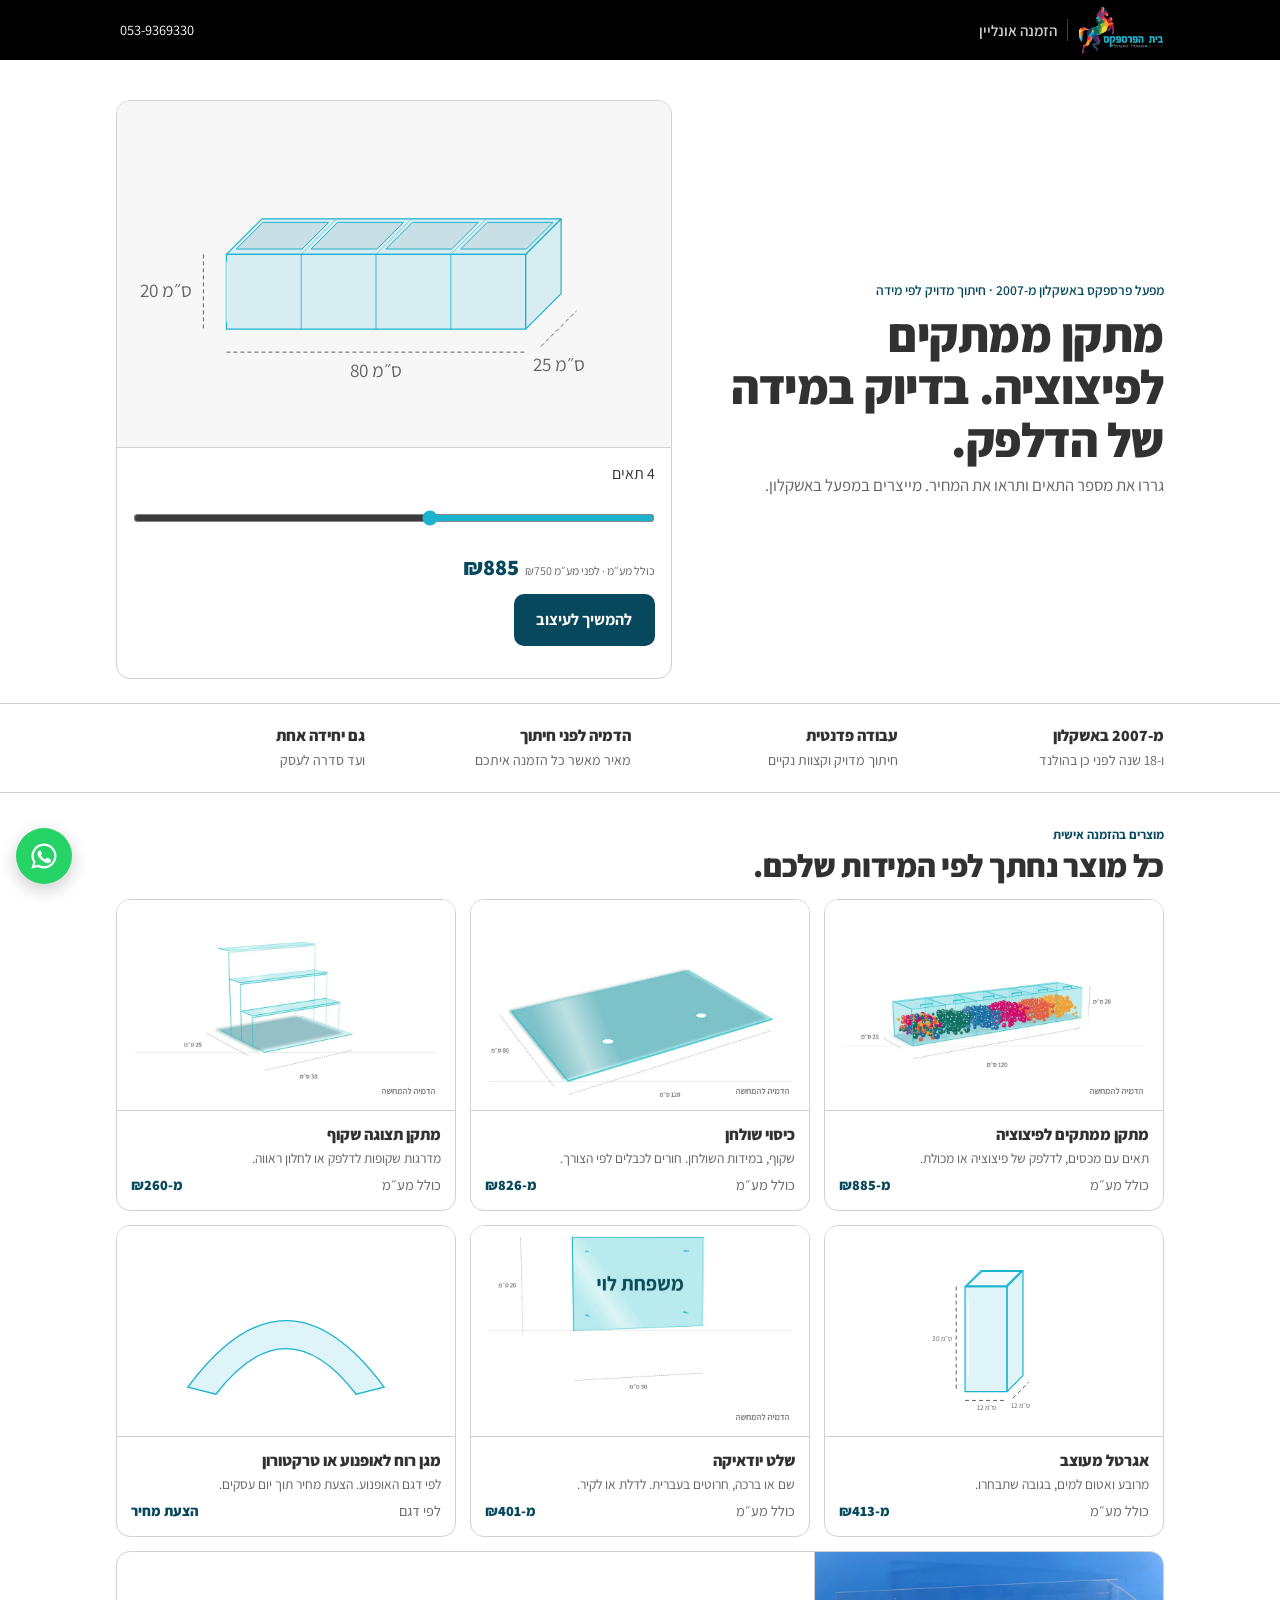
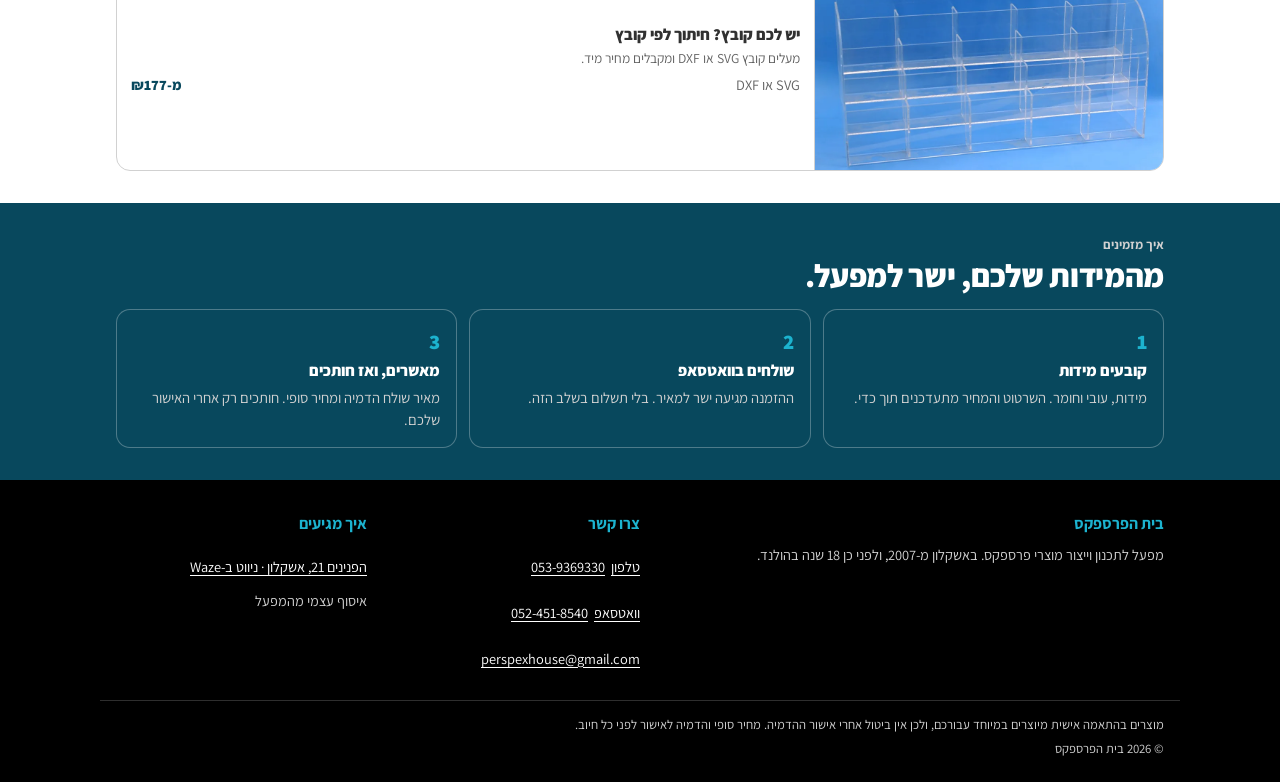
<file: site/index.html>
<!doctype html>
<html lang="he" dir="rtl">
<head>
<meta charset="utf-8">
<meta name="viewport" content="width=device-width, initial-scale=1, viewport-fit=cover">
<title>בית הפרספקס · הזמנה אונליין</title>
<meta name="description" content="בוחרים מידות, רואים את המוצר, מקבלים מחיר. מתקני ממתקים, כיסויי שולחן, מתקני תצוגה, שלטים וחיתוך לפי קובץ. מפעל באשקלון מ‑2007.">
<link rel="preconnect" href="https://fonts.googleapis.com">
<link rel="preconnect" href="https://fonts.gstatic.com" crossorigin>
<link href="https://fonts.googleapis.com/css2?family=Assistant:wght@400;600;700;800&display=swap" rel="stylesheet">
<link rel="stylesheet" href="style.css">
<link rel="stylesheet" href="motion.css">
<link rel="icon" type="image/png" sizes="32x32" href="assets/favicon-32.png">
<link rel="apple-touch-icon" href="assets/apple-touch-icon.png">
</head>
<body>
<a class="skip" href="#main">דילוג לתוכן</a>
<div class="bar"><div class="wrap">
  <a class="logo" href="index.html"><img id="logo" alt="בית הפרספקס"><span id="brand-sub"></span></a>
  <a class="phone num" id="phone" href="#"></a>
</div></div>
<a class="fab" id="fab" target="_blank" rel="noopener" aria-label="וואטסאפ עם בית הפרספקס"><svg viewBox="0 0 24 24"><path d="M12 2a10 10 0 0 0-8.6 15.1L2 22l5-1.3A10 10 0 1 0 12 2zm0 18.2a8.2 8.2 0 0 1-4.2-1.2l-.3-.2-3 .8.8-2.9-.2-.3A8.2 8.2 0 1 1 12 20.2zm4.5-6.1c-.2-.1-1.5-.7-1.7-.8s-.4-.1-.6.1-.6.8-.8 1-.3.2-.5.1a6.7 6.7 0 0 1-3.3-2.9c-.3-.4.3-.4.7-1.3.1-.2 0-.3 0-.4l-.8-1.8c-.2-.5-.4-.4-.6-.4h-.5a1 1 0 0 0-.7.3 3 3 0 0 0-.9 2.2 5.2 5.2 0 0 0 1.1 2.8 12 12 0 0 0 4.6 4 5.3 5.3 0 0 0 3.2.7 2.7 2.7 0 0 0 1.8-1.3 2.2 2.2 0 0 0 .2-1.3c-.1-.1-.3-.2-.5-.3z"/></svg></a>

<main id="main">
<header class="hero"><div class="wrap">
  <div class="kicker">מפעל פרספקס באשקלון מ‑2007 · חיתוך מדויק לפי מידה</div>
  <h1 class="display" id="h1"></h1>
  <p id="h1sub"></p>
  <div class="live" id="live">
    <svg id="hero-svg" xmlns="http://www.w3.org/2000/svg" role="img" aria-label="הדמיה חיה של המוצר"></svg>
    <div class="ctl" id="hero-ctl"></div>
  </div>
</div></header>

<!-- trust right under the hero (it was the least visible thing on the page). Facts from perspexhouse.co.il -->
<section class="trust-band"><div class="wrap">
  <ul class="trust" id="trust">
    <li><b>מ‑2007 באשקלון</b><span>ו‑18 שנה לפני כן בהולנד</span></li>
    <li><b>עבודה פדנטית</b><span>חיתוך מדויק וקצוות נקיים</span></li>
    <li><b>הדמיה לפני חיתוך</b><span>מאיר מאשר כל הזמנה איתכם</span></li>
    <li><b>גם יחידה אחת</b><span>ועד סדרה לעסק</span></li>
  </ul>
</div></section>

<section id="products"><div class="wrap">
  <div class="eyebrow">מוצרים בהזמנה אישית</div>
  <h2 class="display">כל מוצר נחתך לפי המידות שלכם.</h2>
  <div class="cards" id="cards"></div>
</div></section>

<section class="steps-band"><div class="wrap">
  <div class="eyebrow">איך מזמינים</div>
  <h2 class="display">מהמידות שלכם, ישר למפעל.</h2>
  <div class="steps">
    <div class="step"><div class="n">1</div><h3>קובעים מידות</h3><p>מידות, עובי וחומר. השרטוט והמחיר מתעדכנים תוך כדי.</p></div>
    <div class="step"><div class="n">2</div><h3>שולחים בוואטסאפ</h3><p>ההזמנה מגיעה ישר למאיר. בלי תשלום בשלב הזה.</p></div>
    <div class="step"><div class="n">3</div><h3>מאשרים, ואז חותכים</h3><p>מאיר שולח הדמיה ומחיר סופי. חותכים רק אחרי האישור שלכם.</p></div>
  </div>
</div></section>

</main>
<footer class="foot" id="foot"></footer>

<script src="../calc/rates.js"></script>
<script src="../calc/pricing.js"></script>
<script src="config.js"></script>
<script src="track.js"></script>
<script src="preview.js"></script>
<script src="motion.js"></script>
<script src="footer.js"></script>
<script>
var ils = function (n) { return "₪" + n.toLocaleString("he-IL"); };
document.getElementById("logo").src = SITE.logo; document.getElementById("brand-sub").textContent = SITE.sub;
document.getElementById("phone").textContent = SITE.phone; document.getElementById("phone").href = "tel:" + SITE.phone.replace(/-/g, "");
document.getElementById("fab").href = "https://wa.me/" + SITE.whatsapp;
document.title = SITE.brand + " · " + SITE.sub;
if (SITE.trust.lead_time) document.getElementById("trust").insertAdjacentHTML("beforeend", "<li><b>אספקה " + SITE.trust.lead_time + "</b><span>מרגע האישור</span></li>");

// --- hero: one live control on the hero product (SITE.hero). Copy: docs/copy-HE.md ---
var HERO = {
  candy_dispenser: { h1: "מתקן ממתקים לפיצוציה. בדיוק במידה של הדלפק.", sub: "גררו את מספר התאים ותראו את המחיר. מייצרים במפעל באשקלון.", k: "cells", l: "תאים", min: 1, max: 8 },
  judaica_sign: { h1: "השם שלכם, חרוט בפרספקס.", sub: "כתבו שם ותראו אותו על השלט, עם מחיר.", k: "text" },
  table_cover: { h1: "כיסוי שקוף למידות השולחן.", sub: "אורך, רוחב, חורים לכבלים. המחיר מהמידות.", k: "w", l: "אורך", min: 20, max: 300 },
  display_stand: { h1: "מתקן תצוגה במידות שלכם.", sub: "כמה מדרגות? המחיר מתעדכן.", k: "tiers", l: "מדרגות", min: 1, max: 5 },
  vase: { h1: "אגרטל פרספקס במידות שלכם.", sub: "גובה ורוחב, והמחיר מתעדכן.", k: "h", l: "גובה", min: 10, max: 80 }
};
var hid = HERO[SITE.hero] ? SITE.hero : "candy_dispenser", H = HERO[hid], hp = Pricing.PRODUCTS[hid], hsvg = document.getElementById("hero-svg");
document.getElementById("h1").textContent = H.h1; document.getElementById("h1sub").textContent = H.sub;
var ctl = document.getElementById("hero-ctl");
ctl.innerHTML = (H.k === "text"
  ? '<input type="text" id="hero-in" maxlength="40" placeholder="כתבו שם" aria-label="הטקסט על השלט" style="font:inherit;font-size:1.1rem;color:var(--fg);background:var(--bg);border:1px solid var(--line);border-radius:10px;padding:.6em .8em">'
  : '<div class="row"><label for="hero-in"><output id="hero-out" class="num"></output> ' + H.l + '</label></div><input type="range" id="hero-in" min="' + H.min + '" max="' + H.max + '" step="1" value="' + hp.defaults[H.k] + '">')
  + '<div class="row"><span class="price num" id="hero-price" aria-live="polite" aria-atomic="true"></span></div><a class="btn" id="hero-go">להמשיך לעיצוב</a><p class="hint" id="hero-hint"></p>';
var hin = document.getElementById("hero-in"), first = true;
function heroUpdate() {
  var v = Object.assign({}, hp.defaults); v[H.k] = H.k === "text" ? hin.value : +hin.value;
  var o = document.getElementById("hero-out"); if (o) { o.textContent = hin.value; hin.setAttribute("aria-valuetext", hin.value + " " + H.l); }
  var info = Preview.render(hsvg, hid, v); if (info.engrave_ratio != null) v.engrave_ratio = info.engrave_ratio;
  if (first) { Motion.build(hsvg); first = false; }
  var q = Pricing.quote(hid, v);
  document.getElementById("hero-price").innerHTML = ils(q.price_inc_vat) + "<small>כולל מע״מ" + (q.vat_inc ? "" : " · לפני מע״מ " + ils(q.price_ex_vat)) + "</small>";
  document.getElementById("hero-hint").textContent = info.ok ? "" : info.msg;
  document.getElementById("hero-go").href = "design.html?p=" + hid;
}
hin.addEventListener("input", heroUpdate);
document.getElementById("hero-go").addEventListener("click", function () { track("cta_click", { product: hid, where: "hero" }); });

// --- product cards, each with its own default preview and starting price (inc VAT) ---
var ORDER = ["candy_dispenser", "table_cover", "display_stand", "vase", "judaica_sign", "windshield"];
// Studio loops (8 s, 16:10, white, "הדמיה להמחשה" burned in; lotan-motion-studio SYNC.md 3.11). The rest stay drawings.
var LOOPS = { candy_dispenser: 1, table_cover: 1, display_stand: 1, judaica_sign: 1 };
// One line per card (docs/copy-HE.md). REAL = approved "in reality" photos (SITE.real); a card without a loop shows its photo.
var DESC = {
  candy_dispenser: "תאים עם מכסים, לדלפק של פיצוציה או מכולת.",
  table_cover: "שקוף, במידות השולחן. חורים לכבלים לפי הצורך.",
  display_stand: "מדרגות שקופות לדלפק או לחלון ראווה.",
  vase: "מרובע ואטום למים, בגובה שתבחרו.",
  judaica_sign: "שם או ברכה, חרוטים בעברית. לדלת או לקיר.",
  windshield: "לפי דגם האופנוע. הצעת מחיר תוך יום עסקים.",
  cutfile: "מעלים קובץ SVG או DXF ומקבלים מחיר מיד."
};
var REAL = SITE.real || {};
// "From" price = what the designer shows for a typical order. Judaica: the same sample name as the designer's placeholder,
// so the card never says more than a real sign costs (formula unchanged, only the input; Yakir 5.11).
function fromQuote(id) {
  if (id !== "judaica_sign") return Pricing.quote(id);
  var probe = document.createElementNS("http://www.w3.org/2000/svg", "svg");
  var v = Object.assign({}, Pricing.PRODUCTS[id].defaults, { text: "משפחת כהן" }), info = Preview.render(probe, id, v);
  if (info.engrave_ratio != null) v.engrave_ratio = info.engrave_ratio;
  return Pricing.quote(id, v);
}
var cards = document.getElementById("cards");
cards.innerHTML = ORDER.map(function (id) {
  var p = Pricing.PRODUCTS[id], meta;
  if (p.quote_only) meta = "<span>לפי דגם</span><b>הצעת מחיר</b>";
  else { var q = fromQuote(id); meta = "<span>כולל מע״מ</span><b class='num'>מ‑" + ils(q.price_inc_vat) + "</b>"; }
  var media = LOOPS[id]
    ? '<video muted loop playsinline preload="none" poster="media/poster-' + id + '.jpg" aria-hidden="true"><source src="media/loop-' + id + '.mp4" type="video/mp4"></video>'
    : REAL[id] ? '<img class="real-card" data-real src="' + REAL[id].card + '" alt="' + REAL[id].alt + '" loading="lazy">'
    : '<svg xmlns="http://www.w3.org/2000/svg" aria-hidden="true" focusable="false"></svg>';
  return '<a class="card' + (id === hid ? " hero-card" : "") + '" href="design.html?p=' + id + '" data-id="' + id + '">' + media + '<div class="body"><h3>' + p.name + '</h3><p class="desc">' + DESC[id] + '</p><div class="meta">' + meta + "</div></div></a>";
}).join("");
var fileMin = Math.round(Pricing.RATES.channel.file.min_price_ex * (1 + Pricing.RATES.vat));
cards.insertAdjacentHTML("beforeend", '<a class="card" href="cut.html" data-id="cutfile">' + (REAL.cutfile ? '<img class="real-card" data-real src="' + REAL.cutfile.card + '" alt="' + REAL.cutfile.alt + '" loading="lazy">' : '<svg xmlns="http://www.w3.org/2000/svg" viewBox="0 0 400 300" aria-hidden="true" focusable="false"><rect x="70" y="50" width="260" height="200" rx="6" fill="rgba(28,179,207,.06)" stroke="#d1d1d1" stroke-width="2" stroke-dasharray="8 6"/><polygon points="120,100 280,100 280,200 200,200 200,150 120,150" fill="rgba(28,179,207,.14)" stroke="#1cb3cf" stroke-width="2"/><circle cx="250" cy="130" r="12" fill="#fff" stroke="#1cb3cf" stroke-width="2"/></svg>') + '<div class="body"><h3>יש לכם קובץ? חיתוך לפי קובץ</h3><p class="desc">' + DESC.cutfile + '</p><div class="meta"><span>SVG או DXF</span><b class="num">מ‑' + ils(fileMin) + '</b></div></div></a>');
ORDER.forEach(function (id) {
  var c = cards.querySelector('[data-id="' + id + '"]'), p = Pricing.PRODUCTS[id];
  if (LOOPS[id] || REAL[id]) { /* video or photo card: nothing to draw */ }
  else if (!p.quote_only) Preview.render(c.querySelector("svg"), id, Object.assign({}, p.defaults));
  else c.querySelector("svg").outerHTML = '<svg xmlns="http://www.w3.org/2000/svg" viewBox="0 0 400 300" aria-hidden="true" focusable="false"><path d="M60 230 Q200 40 340 230 L300 240 Q200 110 100 240 Z" fill="rgba(28,179,207,.14)" stroke="#1cb3cf" stroke-width="2"/></svg>';
  c.addEventListener("click", function () { track("cta_click", { product: id, where: "card" }); });
});
cards.querySelector('[data-id="cutfile"]').addEventListener("click", function () { track("cta_click", { product: "cutfile", where: "card" }); });
// Loops play only while their card is on screen (a phone never pulls all four at once); reduced motion keeps the poster.
(function () {
  var vids = [].slice.call(cards.querySelectorAll("video"));
  if (!vids.length || !("IntersectionObserver" in window)) return;
  if (window.matchMedia && matchMedia("(prefers-reduced-motion: reduce)").matches) return;
  // The loop opens on an empty frame (the build starts from nothing); the poster is the full product at 6.5 s.
  // The first play starts at the poster frame, so the card never jumps from a full product to a blank one.
  var POSTER_T = 6.5;
  function first(v) {
    if (v.dataset.started) return; v.dataset.started = "1";
    try { v.currentTime = POSTER_T; } catch (e) {}
    v.addEventListener("loadedmetadata", function () { if (v.currentTime < POSTER_T - 0.5) v.currentTime = POSTER_T; }, { once: true }); // Safari ignores a seek before metadata
  }
  var io = new IntersectionObserver(function (es) {
    es.forEach(function (e) {
      if (e.isIntersecting) { first(e.target); var pr = e.target.play(); if (pr && pr.catch) pr.catch(function () {}); } // iOS Low Power Mode refuses: poster stays
      else e.target.pause();
    });
  }, { threshold: 0.35 });
  vids.forEach(function (v) { io.observe(v); });
})();
track("page_view");
document.fonts ? document.fonts.ready.then(heroUpdate) : heroUpdate();
heroUpdate();
</script>
</body>
</html>
</file>
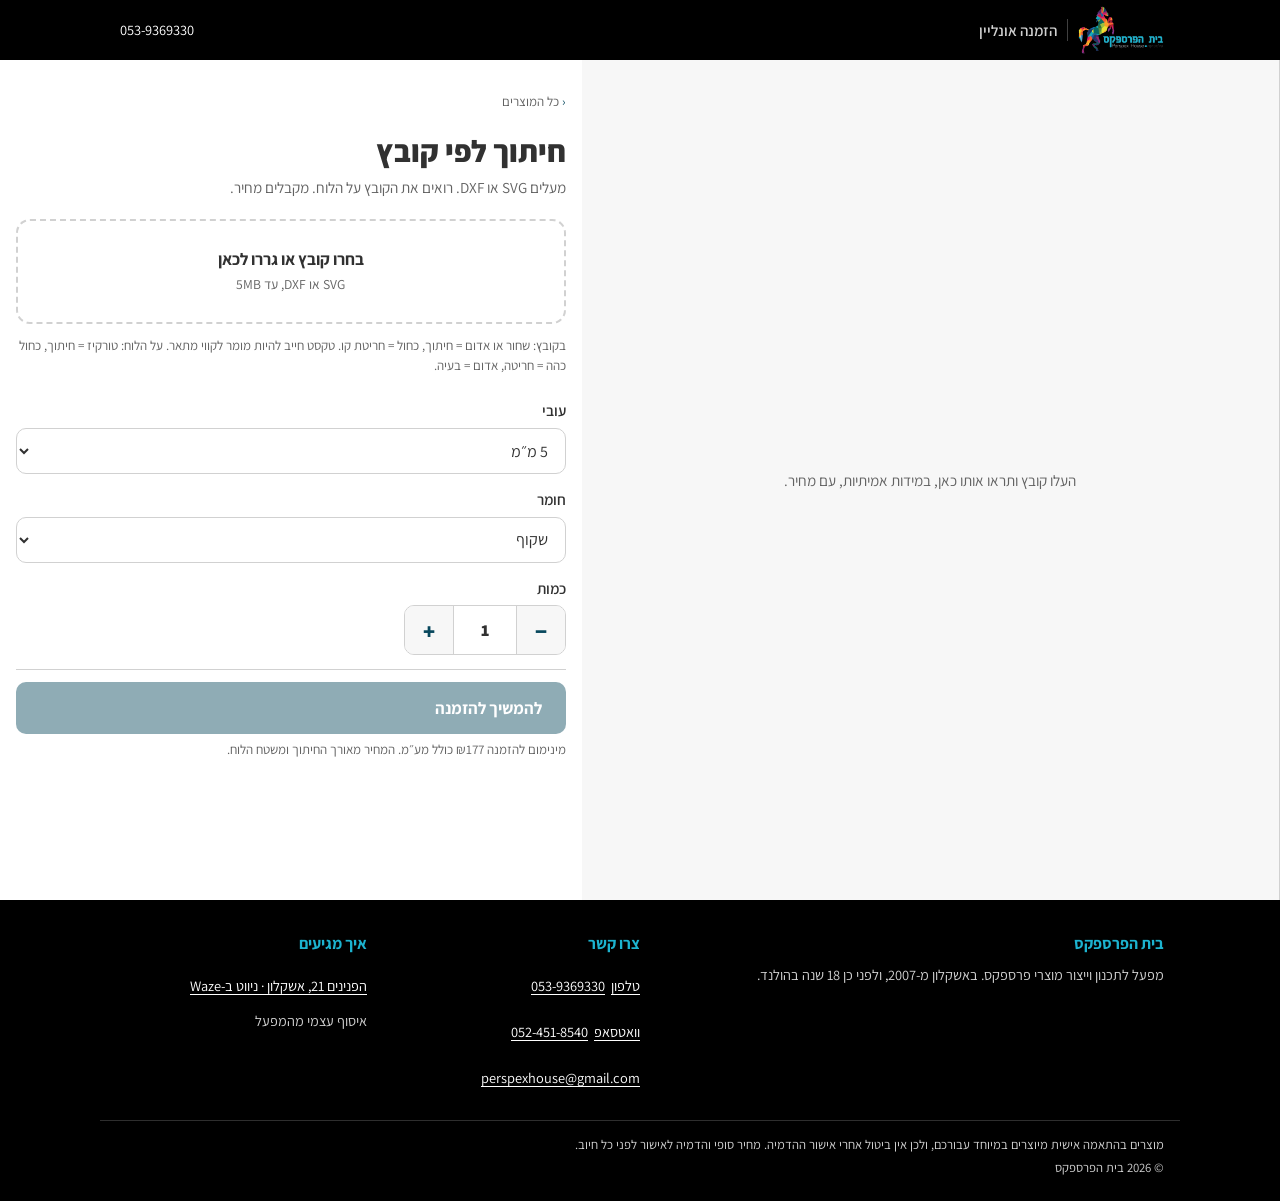
<file: site/cut.html>
<!doctype html>
<html lang="he" dir="rtl">
<head>
<meta charset="utf-8">
<meta name="viewport" content="width=device-width, initial-scale=1, viewport-fit=cover">
<title>חיתוך לפי קובץ</title>
<link rel="preconnect" href="https://fonts.googleapis.com">
<link rel="preconnect" href="https://fonts.gstatic.com" crossorigin>
<link href="https://fonts.googleapis.com/css2?family=Assistant:wght@400;600;700;800&display=swap" rel="stylesheet">
<link rel="stylesheet" href="style.css">
<link rel="stylesheet" href="motion.css">
<link rel="icon" type="image/png" sizes="32x32" href="assets/favicon-32.png">
<link rel="apple-touch-icon" href="assets/apple-touch-icon.png">
<style>
.drop{display:block;margin-block:12px;border:2px dashed var(--line);border-radius:var(--r);padding:26px 16px;text-align:center;background:var(--bg);cursor:pointer;transition:border-color .3s var(--ease)}
.drop:hover,.drop.over{border-color:var(--accent)}
.drop input{display:none}
.drop b{display:block;font-size:1.05rem}
.drop span{font-size:.85rem;color:var(--muted)}
.report{font-size:.88rem;margin-block:10px;display:grid;gap:6px}
.report .e{color:var(--accent)} .report .w{color:var(--accent)} .report .m{color:var(--muted)}
.stage .empty{position:absolute;inset:0;display:grid;place-items:center;color:var(--muted);font-size:.95rem;text-align:center;padding:16px 24px}
</style>
</head>
<body class="has-cta">
<a class="skip" href="#main">דילוג לתוכן</a>
<div class="bar"><div class="wrap">
  <a class="logo" href="index.html"><img id="logo" alt="בית הפרספקס"><span id="brand-sub"></span></a>
  <a class="phone num" id="phone" href="#"></a>
</div></div>
<a class="fab" id="fab" target="_blank" rel="noopener" aria-label="וואטסאפ עם בית הפרספקס"><svg viewBox="0 0 24 24"><path d="M12 2a10 10 0 0 0-8.6 15.1L2 22l5-1.3A10 10 0 1 0 12 2zm0 18.2a8.2 8.2 0 0 1-4.2-1.2l-.3-.2-3 .8.8-2.9-.2-.3A8.2 8.2 0 1 1 12 20.2zm4.5-6.1c-.2-.1-1.5-.7-1.7-.8s-.4-.1-.6.1-.6.8-.8 1-.3.2-.5.1a6.7 6.7 0 0 1-3.3-2.9c-.3-.4.3-.4.7-1.3.1-.2 0-.3 0-.4l-.8-1.8c-.2-.5-.4-.4-.6-.4h-.5a1 1 0 0 0-.7.3 3 3 0 0 0-.9 2.2 5.2 5.2 0 0 0 1.1 2.8 12 12 0 0 0 4.6 4 5.3 5.3 0 0 0 3.2.7 2.7 2.7 0 0 0 1.8-1.3 2.2 2.2 0 0 0 .2-1.3c-.1-.1-.3-.2-.5-.3z"/></svg></a>

<main class="designer" id="main">
  <header class="dhead">
    <a class="crumb" href="index.html#products">כל המוצרים</a>
    <h1>חיתוך לפי קובץ</h1>
    <p class="sub">מעלים SVG או DXF. רואים את הקובץ על הלוח. מקבלים מחיר.</p>
  </header>
  <div class="stage is-empty" id="stagebox">
    <svg id="stage" role="img" aria-label="הקווים מהקובץ שלכם על לוח החיתוך" xmlns="http://www.w3.org/2000/svg"></svg>
    <div class="empty" id="empty">העלו קובץ ותראו אותו כאן, במידות אמיתיות, עם מחיר.</div>
    <div class="note" id="note"></div>
  </div>

  <div class="fields">
    <label class="drop" id="drop"><input type="file" id="file" accept=".svg,.dxf,image/svg+xml">
      <b>בחרו קובץ או גררו לכאן</b><span>SVG או DXF, עד 5MB</span></label>
    <p class="hint">בקובץ: שחור או אדום = חיתוך, כחול = חריטת קו. טקסט חייב להיות מומר לקווי מתאר. על הלוח: טורקיז = חיתוך, כחול כהה = חריטה, אדום = בעיה.</p>
    <div class="report" id="report"></div>

    <form id="form" autocomplete="off">
      <div class="field" id="units-field" style="display:none"><label for="f-units"><span>יחידות בקובץ</span></label>
        <select id="f-units" name="units"><option value="mm">מילימטרים</option><option value="cm">סנטימטרים</option><option value="in">אינץ׳</option><option value="px">פיקסלים (Illustrator, 96 לאינץ׳)</option></select>
        <p class="hint">הקובץ לא מציין יחידות. בחרו, ובדקו שהמידות למטה נכונות.</p></div>
      <div class="field"><label for="f-t"><span>עובי</span></label>
        <select id="f-t" name="t"><option value="3">3 מ״מ</option><option value="4">4 מ״מ</option><option value="5" selected>5 מ״מ</option><option value="8">8 מ״מ</option><option value="10">10 מ״מ</option></select></div>
      <div class="field"><label for="f-material"><span>חומר</span></label>
        <select id="f-material" name="material"><option value="clear">שקוף</option><option value="smoked">מעושן</option><option value="frosted">חלבי</option><option value="colored">צבעוני</option></select></div>
      <div class="field"><label for="f-qty"><span>כמות</span></label>
        <div class="qty"><button type="button" data-d="-1" aria-label="פחות">−</button><input type="number" id="f-qty" name="qty" min="1" max="50" step="1" value="1" inputmode="numeric" class="num"><button type="button" data-d="1" aria-label="עוד">+</button></div></div>
    </form>

    <div class="sticky-cta">
      <button class="btn" id="cta" type="button" disabled><span>להמשיך להזמנה</span><span class="price num" id="cta-price"></span></button>
      <p class="hint" id="cta-hint" aria-live="polite" aria-atomic="true">מינימום להזמנה ₪177 כולל מע״מ. המחיר מאורך החיתוך ומשטח הלוח.</p>
      <span class="sr" id="price-live" aria-live="polite" aria-atomic="true"></span>
    </div>
  </div>
</main>
<footer class="foot" id="foot"></footer>

<div class="sheet" id="sheet" role="dialog" aria-modal="true" aria-labelledby="o-title">
  <form class="panel" onsubmit="Order.submit(event)">
    <h2 id="o-title"></h2>
    <div class="field"><label for="o-delivery">משלוח</label>
      <select id="o-delivery" name="delivery"><option value="delivery">משלוח עד הבית</option><option value="pickup">איסוף עצמי מהמפעל, אשקלון</option></select></div>
    <div class="lines" id="o-lines"></div>
    <p class="hint" id="o-est">מאיר בודק את הקובץ ומאשר מחיר סופי תוך יום עסקים. חיוב רק אחרי האישור שלכם.</p>
    <div class="field"><label for="o-name">שם</label><input id="o-name" name="cname" type="text" required></div>
    <div class="field"><label for="o-phone">טלפון</label><input id="o-phone" name="phone" type="tel" inputmode="tel" class="num" required pattern="0[2-9][0-9]{7,8}" title="מספר ישראלי, 9 או 10 ספרות"></div>
    <div class="field"><label for="o-city">עיר</label><input id="o-city" name="city" type="text" required></div>
    <label class="check"><input type="checkbox" name="confirm" required><span>הקובץ סופי והטקסט מומר לקווי מתאר. מאיר בודק את הקובץ לפני החיתוך. את הקובץ עצמו מצרפים בוואטסאפ.</span></label>
    <p class="hint">מוצר בהתאמה אישית מיוצר במיוחד עבורכם. אין ביטול אחרי אישור ההדמיה.</p>
    <div class="actions">
      <button class="btn" type="submit">שליחת ההזמנה בוואטסאפ</button>
      <button class="btn ghost" type="button" onclick="Order.close()">חזרה</button>
    </div>
    <p class="hint" id="o-copy-hint" style="display:none">הוואטסאפ עוד לא מחובר. העתיקו את ההודעה ושלחו לנו:</p>
    <pre class="msgbox" id="o-copy"></pre>
  </form>
  <div class="panel done" id="o-done" hidden>
    <h2>ההזמנה <span class="num" id="o-done-id"></span> נפתחה בוואטסאפ</h2>
    <p>לחצו שם "שלח" וצרפו את הקובץ. מאיר בודק אותו ומאשר מחיר סופי תוך יום עסקים. חיוב רק אחרי האישור שלכם.</p>
    <div class="actions">
      <a class="btn" id="o-done-wa" target="_blank" rel="noopener">לפתוח את הוואטסאפ שוב</a>
      <button class="btn ghost" type="button" id="o-done-copy">העתקת ההודעה</button>
      <a class="btn ghost" href="index.html">לדף הבית</a>
    </div>
    <pre class="msgbox" id="o-done-msg"></pre>
  </div>
</div>

<script src="../calc/rates.js"></script>
<script src="../calc/pricing.js"></script>
<script src="../calc/cutfile.js"></script>
<script src="config.js"></script>
<script src="track.js"></script>
<script src="motion.js"></script>
<script src="order.js"></script>
<script src="footer.js"></script>
<script>
var ils = function (n) { return "₪" + n.toLocaleString("he-IL"); };
document.getElementById("logo").src = SITE.logo; document.getElementById("brand-sub").textContent = SITE.sub;
document.getElementById("phone").textContent = SITE.phone; document.getElementById("phone").href = "tel:" + SITE.phone.replace(/-/g, "");
document.getElementById("fab").href = "https://wa.me/" + SITE.whatsapp;
document.title = "חיתוך לפי קובץ · " + SITE.brand + " · " + SITE.sub;

var svg = document.getElementById("stage"), report = document.getElementById("report"), form = document.getElementById("form");
var cta = document.getElementById("cta"), ctaPrice = document.getElementById("cta-price"), ctaHint = document.getElementById("cta-hint");
var fileText = null, fileName = "", parsed = null, current = null, previewDone = false, unitsField = document.getElementById("units-field"), fresh = false;
form.addEventListener("click", function (ev) { // +/- on quantity
  var b = ev.target.closest("button[data-d]"); if (!b) return;
  var n = b.parentNode.querySelector("input"), v = Math.min(+n.max, Math.max(+n.min, (+n.value || 1) + +b.dataset.d));
  n.value = v; n.dispatchEvent(new Event("input", { bubbles: true }));
});

function draw(res) {
  while (svg.firstChild) svg.removeChild(svg.firstChild);
  document.getElementById("empty").style.display = res.paths.length ? "none" : "";
  document.getElementById("stagebox").classList.toggle("is-empty", !res.paths.length);
  if (!res.paths.length) return;
  var w = res.bbox_cm.w * 10, h = res.bbox_cm.h * 10, pad = Math.max(w, h) * 0.08 + 10, ox = res.origin[0], oy = res.origin[1];
  svg.setAttribute("viewBox", (ox - pad) + " " + (oy - pad) + " " + (w + 2 * pad) + " " + (h + 2 * pad));
  var NS = "http://www.w3.org/2000/svg";
  var sheet = document.createElementNS(NS, "rect");
  sheet.setAttribute("x", ox); sheet.setAttribute("y", oy); sheet.setAttribute("width", w); sheet.setAttribute("height", h);
  sheet.setAttribute("fill", "rgba(28,179,207,0.06)"); sheet.setAttribute("stroke", "#d1d1d1"); sheet.setAttribute("stroke-dasharray", "4 3"); sheet.setAttribute("vector-effect", "non-scaling-stroke");
  svg.appendChild(sheet);
  res.paths.forEach(function (p) {
    var el = document.createElementNS(NS, p.closed ? "polygon" : "polyline");
    el.setAttribute("points", p.pts.map(function (q) { return q[0] + "," + q[1]; }).join(" "));
    el.setAttribute("fill", "none"); el.setAttribute("stroke", p.dup || (!p.closed && !p.engrave) ? "#f26554" : p.engrave ? "#08485d" : "#1cb3cf"); el.setAttribute("class", "cut"); // red = duplicate or open path
    el.setAttribute("stroke-width", 1.5); el.setAttribute("vector-effect", "non-scaling-stroke");
    svg.appendChild(el);
  });
  var t = document.createElementNS(NS, "text"); t.setAttribute("x", ox + w / 2); t.setAttribute("y", oy + h + pad * 0.7);
  t.setAttribute("class", "dim"); t.setAttribute("text-anchor", "middle"); t.setAttribute("font-size", (Math.max(w, h) + 2 * pad) * 0.035); // ~3.5% of the view: readable on a phone, not huge at 1440
  t.textContent = res.bbox_cm.w + " × " + res.bbox_cm.h + " ס״מ"; svg.appendChild(t);
  if (fresh) { Motion.build(svg); fresh = false; } // build once per file, not on every quantity tick
}

function load(file) {
  if (!file) return;
  if (file.size > 5 * 1024 * 1024) { report.innerHTML = '<div class="e">✗ ' + file.name + ': הקובץ גדול מ‑5MB</div>'; return; }
  report.innerHTML = '<div class="m">קוראים את ' + file.name + '…</div>'; // visible loading state beside the drop zone (audit X2)
  var r = new FileReader();
  r.onload = function () { fileText = r.result; fileName = file.name; fresh = true; unitsField.style.display = "none"; track("file_upload", { name: file.name, size: file.size }); update(); };
  r.onerror = function () { report.innerHTML = '<div class="e">✗ לא הצלחנו לקרוא את ' + file.name + '. נסו לשמור שוב ולהעלות</div>'; };
  r.readAsText(file);
}
function update() {
  if (fileText == null) return;
  var unitsShown = unitsField.style.display !== "none";
  parsed = CutFile.parse(fileText, fileName, unitsShown ? document.getElementById("f-units").value : null);
  if (parsed.units === "unknown") unitsField.style.display = ""; // file has no units: ask once, keep asking for this file
  draw(parsed);
  var h = parsed.errors.map(function (e) { return '<div class="e">✗ ' + e + "</div>"; })
    .concat(parsed.warnings.map(function (w) { return '<div class="w">! ' + w + "</div>"; }));
  if (parsed.paths.length) h.push('<div class="m">' + fileName + " · חיתוך " + (parsed.cut_m * 100).toFixed(0) + " ס״מ" + (parsed.engrave_m ? " · חריטת קו " + (parsed.engrave_m * 100).toFixed(0) + " ס״מ" : "") + " · " + parsed.parts + " חלקים · " + parsed.bbox_cm.w + "×" + parsed.bbox_cm.h + " ס״מ</div>");
  report.innerHTML = h.join("");
  var note = document.getElementById("note"); note.textContent = parsed.ok ? "הקווים מהקובץ, במידות אמיתיות" : (parsed.errors[0] ? "✗ " + parsed.errors[0] : "");
  note.style.color = parsed.ok ? "" : "#f26554"; note.style.fontWeight = parsed.ok ? "" : "700"; // red error beside the preview, not only below the fold
  if (!parsed.ok) { cta.disabled = true; ctaPrice.textContent = ""; return; }
  var qty = Math.max(1, +form.elements.qty.value || 1);
  var q;
  try { q = Pricing.quoteFile(parsed, { t: +form.elements.t.value, material: form.elements.material.value }); }
  catch (e) { cta.disabled = true; ctaHint.textContent = "לא ניתן לתמחר: " + e.message; return; }
  q.inputs = { "קובץ": fileName, "מידות": parsed.bbox_cm.w + "×" + parsed.bbox_cm.h + " ס״מ", "חיתוך": parsed.cut_m + " מ׳", "חלקים": parsed.parts, "עובי": q.inputs.t + " מ״מ", "חומר": form.elements.material.selectedOptions[0].text };
  current = { q: q, qty: qty };
  ctaPrice.textContent = ils(q.price_inc_vat * qty);
  document.getElementById("price-live").textContent = "מחיר " + ils(q.price_inc_vat * qty) + " כולל מע״מ";
  ctaHint.innerHTML = "כולל מע״מ · לפני מע״מ " + ils(q.price_ex_vat * qty) + (qty > 1 ? " · " + qty + " יחידות" : "") + (q.price_ex_vat === Pricing.RATES.channel.file.min_price_ex ? " · מינימום הזמנה" : "") + (q.estimate ? ' <span class="tag">משוער</span>' : "");
  cta.disabled = false;
  if (!previewDone) { previewDone = true; track("preview_complete", { product: "cutfile" }); }
}
document.getElementById("file").addEventListener("change", function (e) { load(e.target.files[0]); });
var drop = document.getElementById("drop");
["dragenter", "dragover"].forEach(function (ev) { drop.addEventListener(ev, function (e) { e.preventDefault(); drop.classList.add("over"); }); });
["dragleave", "drop"].forEach(function (ev) { drop.addEventListener(ev, function (e) { e.preventDefault(); drop.classList.remove("over"); }); });
drop.addEventListener("drop", function (e) { load(e.dataTransfer.files[0]); });
form.addEventListener("input", update);
cta.addEventListener("click", function () { Order.open(current.q, current.qty, svg.outerHTML); });
track("page_view"); track("designer_open", { product: "cutfile" });
</script>
</body>
</html>
</file>
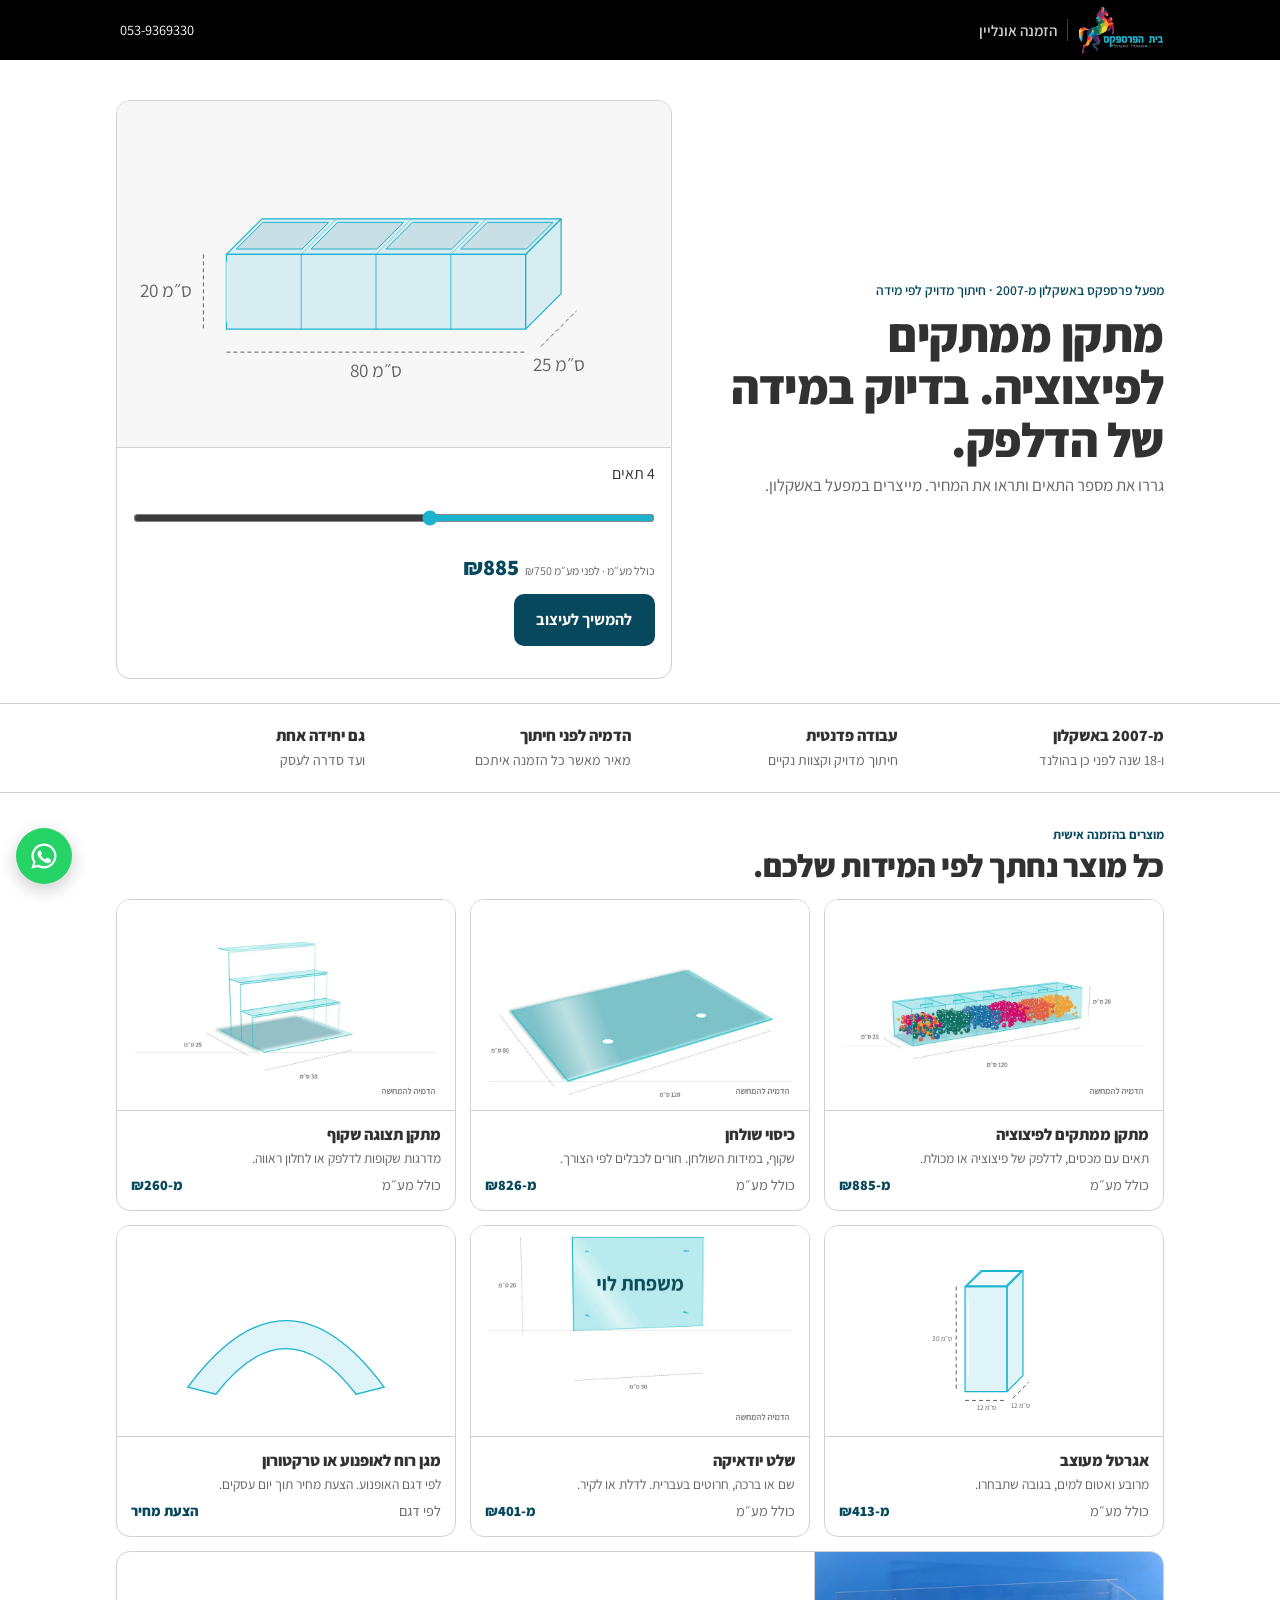
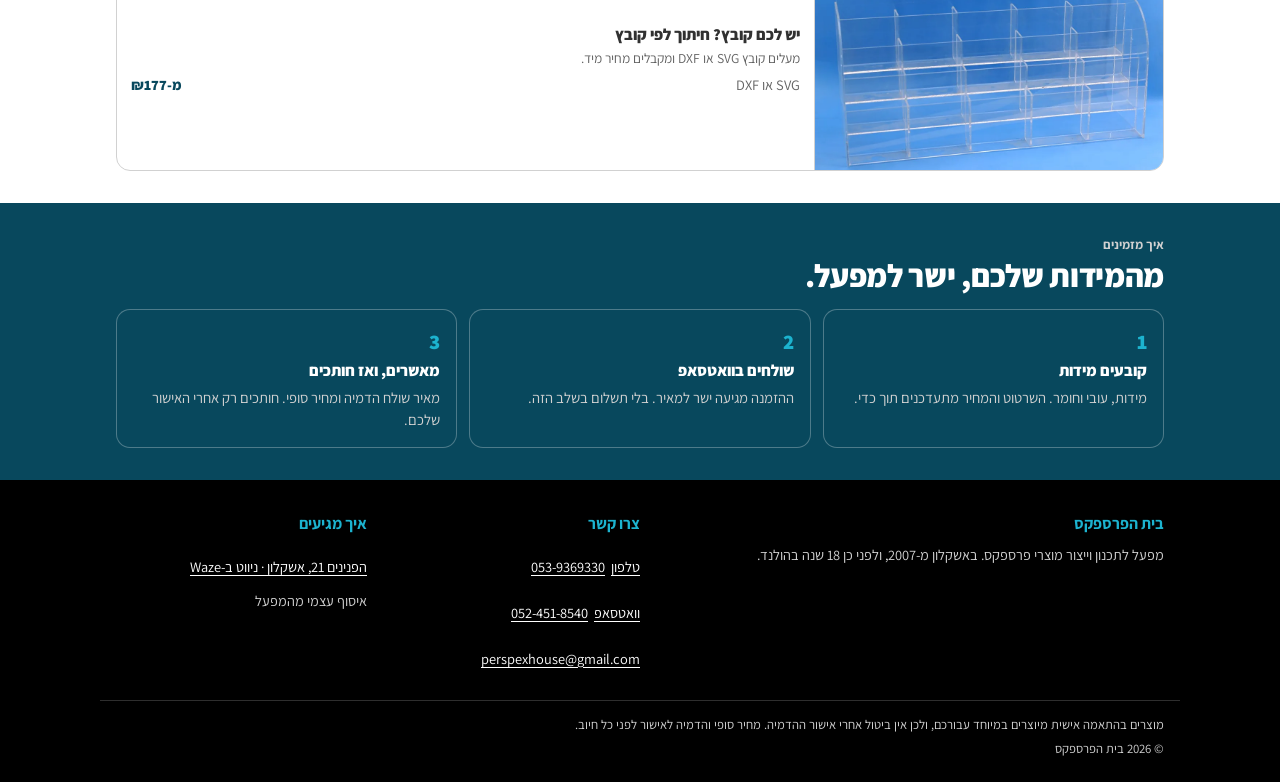
<file: site/design.html>
<!doctype html>
<html lang="he" dir="rtl">
<head>
<meta charset="utf-8">
<meta name="viewport" content="width=device-width, initial-scale=1, viewport-fit=cover">
<title>עיצוב בהתאמה אישית</title>
<link rel="preconnect" href="https://fonts.googleapis.com">
<link rel="preconnect" href="https://fonts.gstatic.com" crossorigin>
<link href="https://fonts.googleapis.com/css2?family=Assistant:wght@400;600;700;800&display=swap" rel="stylesheet">
<link rel="stylesheet" href="style.css">
<link rel="stylesheet" href="motion.css">
<link rel="icon" type="image/png" sizes="32x32" href="assets/favicon-32.png">
<link rel="apple-touch-icon" href="assets/apple-touch-icon.png">
</head>
<body class="has-cta">
<a class="skip" href="#main">דילוג לתוכן</a>
<div class="bar"><div class="wrap">
  <a class="logo" href="index.html"><img id="logo" alt="בית הפרספקס"><span id="brand-sub"></span></a>
  <a class="phone num" id="phone" href="#"></a>
</div></div>
<a class="fab" id="fab" target="_blank" rel="noopener" aria-label="וואטסאפ עם בית הפרספקס"><svg viewBox="0 0 24 24"><path d="M12 2a10 10 0 0 0-8.6 15.1L2 22l5-1.3A10 10 0 1 0 12 2zm0 18.2a8.2 8.2 0 0 1-4.2-1.2l-.3-.2-3 .8.8-2.9-.2-.3A8.2 8.2 0 1 1 12 20.2zm4.5-6.1c-.2-.1-1.5-.7-1.7-.8s-.4-.1-.6.1-.6.8-.8 1-.3.2-.5.1a6.7 6.7 0 0 1-3.3-2.9c-.3-.4.3-.4.7-1.3.1-.2 0-.3 0-.4l-.8-1.8c-.2-.5-.4-.4-.6-.4h-.5a1 1 0 0 0-.7.3 3 3 0 0 0-.9 2.2 5.2 5.2 0 0 0 1.1 2.8 12 12 0 0 0 4.6 4 5.3 5.3 0 0 0 3.2.7 2.7 2.7 0 0 0 1.8-1.3 2.2 2.2 0 0 0 .2-1.3c-.1-.1-.3-.2-.5-.3z"/></svg></a>

<main class="designer" id="main">
  <header class="dhead">
    <a class="crumb" href="index.html#products">כל המוצרים</a>
    <h1 id="title"></h1>
    <p class="sub" id="sub">כל שינוי מעדכן את ההדמיה ואת המחיר.</p>
  </header>
  <div class="stage">
    <svg id="stage" role="img" aria-label="הדמיה של המוצר במידות שבחרתם" xmlns="http://www.w3.org/2000/svg"></svg>
    <div class="note" id="note">הדמיה להמחשה, במידות אמיתיות</div>
  </div>

  <div class="fields">
    <form id="form" autocomplete="off"></form>

    <div class="sticky-cta">
      <button class="btn pulse" id="cta" type="button" disabled>
        <span id="cta-label">להמשיך להזמנה</span><span class="price num" id="cta-price"></span>
      </button>
      <p class="hint" id="cta-hint" aria-live="polite" aria-atomic="true"></p>
      <span class="sr" id="price-live" aria-live="polite" aria-atomic="true"></span>
    </div>
  </div>
</main>
<footer class="foot" id="foot"></footer>

<!-- order sheet -->
<div class="sheet" id="sheet" role="dialog" aria-modal="true" aria-labelledby="o-title">
  <form class="panel" onsubmit="Order.submit(event)">
    <h2 id="o-title"></h2>
    <div class="field"><label for="o-delivery">משלוח</label>
      <select id="o-delivery" name="delivery"><option value="delivery">משלוח עד הבית</option><option value="pickup">איסוף עצמי מהמפעל, אשקלון</option></select></div>
    <div class="lines" id="o-lines"></div>
    <p class="hint" id="o-est">מאיר מאשר מחיר סופי ושולח הדמיה לאישור לפני החיתוך. חיוב רק אחרי האישור שלכם.</p>
    <div class="field"><label for="o-name">שם</label><input id="o-name" name="cname" type="text" required></div>
    <div class="field"><label for="o-phone">טלפון</label><input id="o-phone" name="phone" type="tel" inputmode="tel" class="num" required pattern="0[2-9][0-9]{7,8}" title="מספר ישראלי, 9 או 10 ספרות"></div>
    <div class="field"><label for="o-city">עיר</label><input id="o-city" name="city" type="text" required></div>
    <label class="check"><input type="checkbox" name="confirm" required><span>בדקתי את המידות ואת האיות. לפני החיתוך אקבל הדמיה לאישור.</span></label>
    <p class="hint">מוצר בהתאמה אישית מיוצר במיוחד עבורכם. אין ביטול אחרי אישור ההדמיה.</p>
    <div class="actions">
      <button class="btn" type="submit" id="o-submit">שליחת ההזמנה בוואטסאפ</button>
      <button class="btn ghost" type="button" onclick="Order.close()">חזרה לעיצוב</button>
    </div>
    <p class="hint" id="o-copy-hint" style="display:none">הוואטסאפ עוד לא מחובר. העתיקו את ההודעה ושלחו לנו:</p>
    <pre class="msgbox" id="o-copy"></pre>
  </form>
  <div class="panel done" id="o-done" hidden>
    <h2>ההזמנה <span class="num" id="o-done-id"></span> נפתחה בוואטסאפ</h2>
    <p>לחצו שם "שלח". מאיר מאשר מחיר סופי ושולח הדמיה לאישור לפני החיתוך. חיוב רק אחרי האישור שלכם.</p>
    <div class="actions">
      <a class="btn" id="o-done-wa" target="_blank" rel="noopener">לפתוח את הוואטסאפ שוב</a>
      <button class="btn ghost" type="button" id="o-done-copy">העתקת ההודעה</button>
      <a class="btn ghost" href="index.html">לדף הבית</a>
    </div>
    <pre class="msgbox" id="o-done-msg"></pre>
  </div>
</div>

<script src="../calc/rates.js"></script>
<script src="../calc/pricing.js"></script>
<script src="config.js"></script>
<script src="track.js"></script>
<script src="preview.js"></script>
<script src="motion.js"></script>
<script src="order.js"></script>
<script src="footer.js"></script>
<script>
// Field definitions per product. Bounds mirror calc/pricing.js; the engine still rejects anything outside them.
var MAT = [["clear", "שקוף"], ["smoked", "מעושן"], ["frosted", "חלבי"], ["colored", "צבעוני"]];
var T = function (list) { return list.map(function (t) { return [t, t + " מ״מ"]; }); };
var FIELDS = {
  candy_dispenser: { sub: "כמה תאים ובאיזה מידות. ההדמיה והמחיר מתעדכנים.", f: [
    { k: "cells", l: "תאים", type: "range", min: 1, max: 8, step: 1 },
    { k: "w", l: "רוחב תא", type: "range", min: 10, max: 40, step: 1, unit: "ס״מ" },
    { k: "d", l: "עומק", type: "range", min: 15, max: 40, step: 1, unit: "ס״מ" },
    { k: "h", l: "גובה", type: "range", min: 10, max: 40, step: 1, unit: "ס״מ" },
    { k: "t", l: "עובי", type: "select", o: T([3, 4, 5]) },
    { k: "material", l: "חומר", type: "select", o: MAT },
    { k: "qty", l: "כמות", type: "qty", min: 1, max: 50 }] },
  table_cover: { sub: "כיסוי שקוף למידות השולחן שלכם, עם חורים לכבלים אם צריך.", f: [
    { k: "w", l: "אורך", type: "range", min: 20, max: 300, step: 1, unit: "ס״מ" },
    { k: "d", l: "רוחב", type: "range", min: 20, max: 200, step: 1, unit: "ס״מ" },
    { k: "t", l: "עובי", type: "select", o: T([3, 5, 8, 10]) },
    { k: "holes", l: "חורים לכבלים", type: "range", min: 0, max: 6, step: 1 },
    { k: "hole_d", l: "קוטר חור", type: "range", min: 3, max: 10, step: 1, unit: "ס״מ" },
    { k: "material", l: "חומר", type: "select", o: MAT },
    { k: "qty", l: "כמות", type: "qty", min: 1, max: 20 }] },
  display_stand: { sub: "מתקן מדרגות לדלפק או לחלון. כמה מדרגות ובאיזה מידות.", f: [
    { k: "w", l: "רוחב", type: "range", min: 10, max: 100, step: 1, unit: "ס״מ" },
    { k: "d", l: "עומק", type: "range", min: 10, max: 60, step: 1, unit: "ס״מ" },
    { k: "tiers", l: "מדרגות", type: "range", min: 1, max: 5, step: 1 },
    { k: "t", l: "עובי", type: "select", o: T([3, 5, 8]) },
    { k: "material", l: "חומר", type: "select", o: MAT },
    { k: "qty", l: "כמות", type: "qty", min: 1, max: 100 }] },
  vase: { sub: "אגרטל מרובע, תפרים אטומים למים.", f: [
    { k: "w", l: "רוחב", type: "range", min: 6, max: 40, step: 1, unit: "ס״מ" },
    { k: "h", l: "גובה", type: "range", min: 10, max: 80, step: 1, unit: "ס״מ" },
    { k: "t", l: "עובי", type: "select", o: T([5, 8]) },
    { k: "material", l: "חומר", type: "select", o: MAT },
    { k: "qty", l: "כמות", type: "qty", min: 1, max: 20 }] },
  judaica_sign: { sub: "שם, ברכה או פסוק, חרוטים בעברית. כתבו ותראו את זה על השלט. החריטה באותו פונט שאתם רואים בהדמיה.", f: [
    { k: "text", l: "הטקסט", type: "textarea", ph: "למשל: משפחת כהן" },
    { k: "w", l: "רוחב", type: "range", min: 10, max: 120, step: 1, unit: "ס״מ" },
    { k: "h", l: "גובה", type: "range", min: 10, max: 90, step: 1, unit: "ס״מ" },
    { k: "t", l: "עובי", type: "select", o: T([3, 5, 8, 10]) },
    { k: "standoffs", l: "תלייה", type: "select", o: [[4, "4 מחזיקי קיר"], [0, "בלי מחזיקים"]] },
    { k: "material", l: "חומר", type: "select", o: MAT },
    { k: "qty", l: "כמות", type: "qty", min: 1, max: 20 }] },
  windshield: { sub: "מגן רוח לאופנוע או לטרקטורון מיוצר לפי דגם, ולכן המחיר בהצעה אישית תוך יום עסקים.", quote: true, f: [
    { k: "model", l: "דגם ושנה", type: "text", ph: "למשל: Honda PCX 2022" },
    { k: "height", l: "גובה", type: "select", o: [["standard", "רגיל"], ["tall", "גבוה"], ["short", "קצר (ספורט)"]] },
    { k: "cname", l: "שם", type: "text" },
    { k: "phone", l: "טלפון", type: "tel" }] }
};

var id = new URLSearchParams(location.search).get("p"), P = Pricing.PRODUCTS[id];
if (!P) { location.replace("index.html"); throw new Error("unknown product"); }
var SAVE_KEY = "plx_design_" + id, saved = {};
try { saved = JSON.parse(localStorage.getItem(SAVE_KEY) || "{}"); } catch (e) {} // a refresh keeps what was designed (audit X3)
var F = FIELDS[id], defaults = Object.assign({ qty: 1 }, P.defaults || {}, saved), svg = document.getElementById("stage"), form = document.getElementById("form");
var ils = function (n) { return "₪" + n.toLocaleString("he-IL"); };
document.getElementById("logo").src = SITE.logo; document.getElementById("brand-sub").textContent = SITE.sub;
document.getElementById("phone").textContent = SITE.phone; document.getElementById("phone").href = "tel:" + SITE.phone.replace(/-/g, "");
document.getElementById("fab").href = "https://wa.me/" + SITE.whatsapp;
document.getElementById("title").textContent = P.name;
document.getElementById("sub").textContent = F.sub;
document.title = P.name + " · " + SITE.brand + " · " + SITE.sub;

// Every slider has a number box beside it (audit X1): type 115, or drag. Quantity is a number with +/-, never a slider.
form.innerHTML = F.f.map(function (f) {
  var v = defaults[f.k] == null ? "" : defaults[f.k], idd = "f-" + f.k, esc = function (s) { return String(s).replace(/"/g, "&quot;"); };
  var ctl = f.type === "range" ? '<input type="range" id="' + idd + '" name="' + f.k + '" min="' + f.min + '" max="' + f.max + '" step="' + f.step + '" value="' + v + '" aria-valuetext="' + v + " " + (f.unit || f.l) + '">'
    : f.type === "qty" ? '<div class="qty"><button type="button" data-d="-1" aria-label="פחות">−</button><input type="number" id="' + idd + '" name="' + f.k + '" min="' + f.min + '" max="' + f.max + '" step="1" value="' + v + '" inputmode="numeric" class="num"><button type="button" data-d="1" aria-label="עוד">+</button></div>'
    : f.type === "select" ? '<select id="' + idd + '" name="' + f.k + '">' + f.o.map(function (o) { return '<option value="' + o[0] + '"' + (String(o[0]) === String(v) ? " selected" : "") + ">" + o[1] + "</option>"; }).join("") + "</select>"
    : f.type === "textarea" ? '<textarea id="' + idd + '" name="' + f.k + '" maxlength="60" placeholder="' + (f.ph || "") + '">' + esc(v) + "</textarea>"
    : '<input type="' + f.type + '" id="' + idd + '" name="' + f.k + '" placeholder="' + (f.ph || "") + '" value="' + esc(v) + '"' + (f.type === "tel" ? ' inputmode="tel" class="num" pattern="0[2-9][0-9]{7,8}" title="מספר ישראלי, 9 או 10 ספרות"' : "") + ">";
  var out = f.type === "range" ? '<span class="val"><input type="number" class="numin num" id="n-' + f.k + '" data-k="' + f.k + '" min="' + f.min + '" max="' + f.max + '" step="' + f.step + '" value="' + v + '" inputmode="numeric" aria-label="' + f.l + ', הקלדה">' + (f.unit ? " " + f.unit : "") + "</span>" : "";
  return '<div class="field" data-k="' + f.k + '"><label for="' + idd + '"><span>' + f.l + "</span></label>" + out + ctl + '<p class="err"></p></div>';
}).join("");
form.addEventListener("click", function (ev) { // +/- on quantity
  var b = ev.target.closest("button[data-d]"); if (!b) return;
  var n = b.parentNode.querySelector("input"), v = Math.min(+n.max, Math.max(+n.min, (+n.value || 1) + +b.dataset.d));
  n.value = v; n.dispatchEvent(new Event("input", { bubbles: true }));
});

var cta = document.getElementById("cta"), ctaPrice = document.getElementById("cta-price"), ctaHint = document.getElementById("cta-hint"), note = document.getElementById("note");
var current = null, previewDone = false, built = false;

function values() {
  var v = {}; F.f.forEach(function (f) {
    var e = form.elements[f.k]; v[f.k] = f.type === "range" || f.type === "qty" ? +e.value : e.value;
    if (f.type === "select" && /^\d+$/.test(e.value)) v[f.k] = +e.value;
    if (f.type === "qty" && !(v.qty >= 1)) v[f.k] = 1;
    if (f.type === "range") e.setAttribute("aria-valuetext", e.value + " " + (f.unit || f.l));
  }); return v;
}
function labelled(v) { // the WhatsApp spec in Hebrew words, not engine keys (critique P1): "חומר: חלבי", not "material: frosted"
  var o = {}; F.f.forEach(function (f) {
    if (f.k === "qty" || v[f.k] == null || v[f.k] === "") return;
    var e = form.elements[f.k];
    o[f.l] = f.type === "select" ? e.selectedOptions[0].text : f.type === "range" ? v[f.k] + (f.unit ? " " + f.unit : "") : v[f.k];
  }); return o;
}
function sync(ev) { // number box <-> slider, then the shared update
  var t = ev.target;
  if (t.classList.contains("numin")) { var r = form.elements[t.dataset.k]; if (t.value !== "") { r.value = t.value; var fd = t.closest(".field"); fd.classList.toggle("bad", +r.value !== +t.value); fd.querySelector(".err").textContent = +r.value !== +t.value ? "הטווח: " + r.min + " עד " + r.max : ""; } }
  else if (t.type === "range") { var n = form.querySelector("#n-" + t.name); if (n) { n.value = t.value; t.closest(".field").classList.remove("bad"); } }
  update();
}
form.addEventListener("change", function (ev) { var t = ev.target; if (t.classList.contains("numin")) { var r = form.elements[t.dataset.k]; t.value = r.value; t.closest(".field").classList.remove("bad"); t.closest(".field").querySelector(".err").textContent = ""; } });
function update() {
  var v = values(), qty = v.qty || 1; delete v.qty;
  try { localStorage.setItem(SAVE_KEY, JSON.stringify(Object.assign({}, v, { qty: qty }))); } catch (e) {}
  if (F.quote) { cta.disabled = !(v.model && v.cname && v.phone); return; }
  var he = labelled(v);
  var info = Preview.render(svg, id, v);
  if (!built) { Motion.build(svg); built = true; }
  note.textContent = info.msg ? info.msg + " · הדמיה במידות אמיתיות" : "הדמיה להמחשה, במידות אמיתיות";
  var tf = form.querySelector('[data-k="text"]');
  if (tf) { tf.classList.toggle("bad", !info.ok); tf.classList.toggle("ok", info.ok && !!v.text); tf.querySelector(".err").textContent = info.ok ? "" : info.msg; }
  if (info.engrave_ratio != null) v.engrave_ratio = info.engrave_ratio;
  var q;
  try { q = Pricing.quote(id, v); } catch (e) { cta.disabled = true; ctaHint.textContent = "ערך מחוץ לטווח"; return; }
  q.inputs = he;
  current = { q: q, qty: qty };
  ctaPrice.textContent = ils(q.price_inc_vat * qty);
  document.getElementById("price-live").textContent = "מחיר " + ils(q.price_inc_vat * qty) + " כולל מע״מ"; // screen readers hear the price move (audit A3)
  ctaHint.innerHTML = "כולל מע״מ" + (q.vat_inc ? "" : " · לפני מע״מ " + ils(q.price_ex_vat * qty)) + (qty > 1 ? " · " + qty + " יחידות" : "") + (q.shipping.delivery_ils == null ? " · משלוח לפי הצעה" : "") + (q.estimate ? ' <span class="tag">משוער</span>' : ""); // the one place the tag appears (critique P2)
  var noText = "text" in v && !String(v.text).trim(); // a Judaica sign with no text is not a product
  if (noText) ctaHint.textContent = "כתבו את הטקסט לשלט";
  cta.disabled = !info.ok || noText;
  if (info.ok && !previewDone) { previewDone = true; track("preview_complete", { product: id }); }
}
form.addEventListener("input", sync);
cta.addEventListener("click", function () {
  if (F.quote) { submitQuote(); return; }
  Order.open(current.q, current.qty, svg.outerHTML);
});
function submitQuote() {
  var v = values(), msg = ["בקשת הצעה: מגן רוח", "דגם: " + v.model, "גובה: " + v.height, v.cname + ", " + v.phone].join("\n");
  try { var all = JSON.parse(localStorage.getItem("plx_quotes") || "[]"); all.push(Object.assign({ created: new Date().toISOString() }, v)); localStorage.setItem("plx_quotes", JSON.stringify(all)); } catch (e) {}
  track("order_submit", { product: id, provider: "quote" });
  if (SITE.whatsapp) window.open("https://wa.me/" + SITE.whatsapp + "?text=" + encodeURIComponent(msg), "_blank", "noopener");
  else { alert("תודה. הוואטסאפ עוד לא מחובר, נחזור אליכם לפי הטלפון שהשארתם.\n\n" + msg); }
}
// "In reality": the finished product in a real place, at the end of the fields, right above the order button (round 3, option B).
// Shown only for an approved photo (SITE.real). No dimensions on it: the drawing above carries the customer's sizes.
var REAL = (SITE.real || {})[id];
// r.more = up to 2 extra photos, shown small under the main one (gallery, Yakir 11.11). Same label covers all of them.
function realFigure(r, cls) {
  var meir = r.by === "meir", more = (r.more || []).map(function (m) { return '<img data-real src="' + m.src + '" alt="' + m.alt + '" loading="lazy">'; }).join("");
  return '<figure class="real ' + (cls || "") + '"><h2>' + (meir ? "מהעבודות שלנו" : "ככה זה ייראה במקום") + '</h2>' +
    '<img data-real src="' + r.panel + '" alt="' + r.alt + '" loading="lazy">' + (more ? '<div class="more">' + more + '</div>' : "") +
    '<figcaption>' + (meir ? "עבודה של בית הפרספקס" : "הדמיה להמחשה") + ' · המידות שלכם בשרטוט</figcaption></figure>';
}
if (REAL && !F.quote) form.insertAdjacentHTML("afterend", realFigure(REAL));
if (F.quote) {
  document.getElementById("cta-label").textContent = "בקשת הצעת מחיר";
  if (REAL) { svg.style.display = "none"; note.textContent = ""; document.querySelector(".stage").insertAdjacentHTML("afterbegin", realFigure(REAL, "in-stage")); }
  else { document.querySelector(".stage").style.display = "none"; document.querySelector(".designer").classList.add("quote"); } // no empty half-screen
}
track("page_view"); track("designer_open", { product: id });
document.fonts ? document.fonts.ready.then(update) : update();
update();
</script>
</body>
</html>
</file>
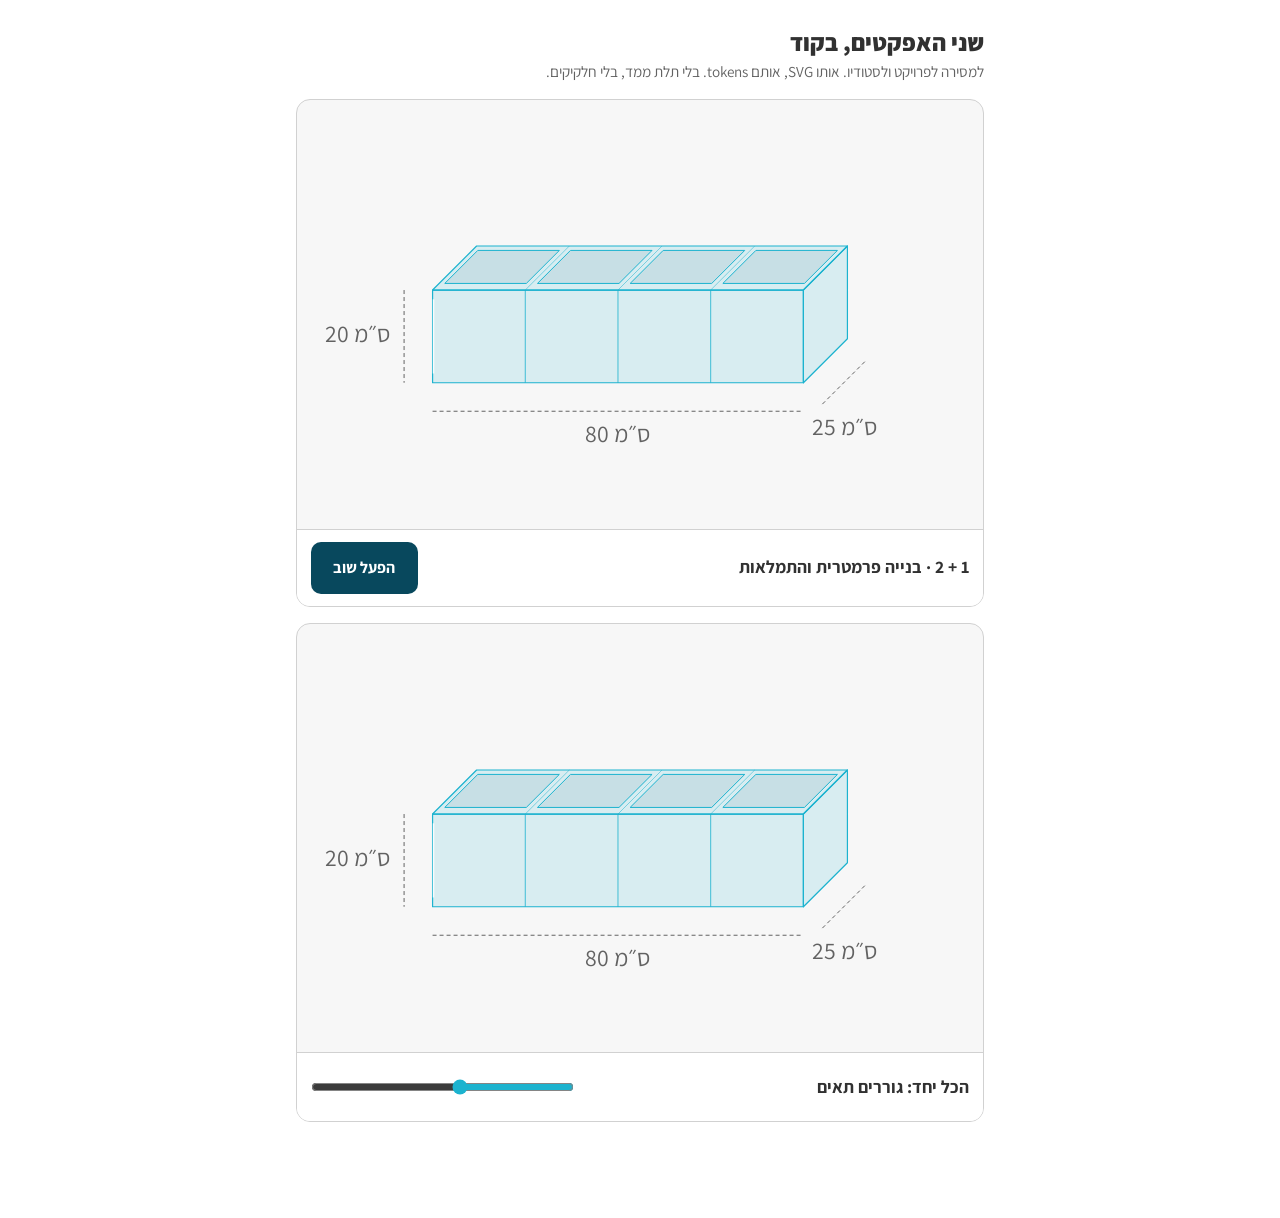
<file: site/motion-demo.html>
<!doctype html>
<html lang="he" dir="rtl">
<head>
<meta charset="utf-8">
<meta name="viewport" content="width=device-width, initial-scale=1">
<title>שלושת האפקטים</title>
<link href="https://fonts.googleapis.com/css2?family=Assistant:wght@400;700;800&display=swap" rel="stylesheet">
<link rel="stylesheet" href="style.css">
<link rel="stylesheet" href="motion.css">
<style>
main{max-width:720px;margin-inline:auto;padding:24px 16px 80px}
.demo{border:1px solid var(--line);border-radius:var(--r);background:var(--bg2);margin-block:16px;overflow:hidden}
.demo svg{width:100%;aspect-ratio:16/10;display:block;touch-action:none}
.demo .row{display:flex;gap:10px;align-items:center;justify-content:space-between;padding:12px 14px;border-top:1px solid var(--line);background:var(--bg)}
h1{font-size:1.5rem;font-weight:800}
h2{font-size:1.1rem;margin:0}
p{color:var(--muted);font-size:.95rem}
</style>
</head>
<body>
<main>
<h1>שני האפקטים, בקוד</h1>
<p>למסירה לפרויקט ולסטודיו. אותו SVG, אותם tokens. בלי תלת ממד, בלי חלקיקים.</p>

<div class="demo">
  <svg id="s1" xmlns="http://www.w3.org/2000/svg"></svg>
  <div class="row"><h2>1 + 2 · בנייה פרמטרית והתמלאות</h2><button class="btn" id="b1" type="button">הפעל שוב</button></div>
</div>
<div class="demo">
  <svg id="s3" xmlns="http://www.w3.org/2000/svg"></svg>
  <div class="row"><h2>הכל יחד: גוררים תאים</h2><input type="range" id="r3" min="1" max="8" value="4" style="width:40%"></div>
</div>
</main>
<script src="../calc/rates.js"></script>
<script src="../calc/pricing.js"></script>
<script src="preview.js"></script>
<script src="motion.js"></script>
<script>
var d = Pricing.PRODUCTS.candy_dispenser.defaults;
var s1 = document.getElementById("s1"), s3 = document.getElementById("s3");
Preview.render(s1, "candy_dispenser", d); Motion.build(s1);
document.getElementById("b1").onclick = function () { Motion.build(s1); };
var r3 = document.getElementById("r3"); Preview.render(s3, "candy_dispenser", d); Motion.build(s3);
r3.oninput = function () { Preview.render(s3, "candy_dispenser", Object.assign({}, d, { cells: +r3.value })); Motion.build(s3); };
</script>
</body>
</html>
</file>
<file: site/style.css>
/* tokens = site/design-tokens.json (docs/brand-brief-HE.md). No other colors. */
:root{
  --bg:#ffffff; --bg2:#f7f7f7; --fg:#313131; --muted:#626262; --line:#d1d1d1;
  --primary:#1cb3cf; --primary-dark:#08485d; --accent:#f26554; --success:#086862; --wa:#25d366; --on-primary:#ffffff;
  --ink:#000000; --on-ink:#ffffff; --on-ink-muted:#d1d1d1; /* Meir's black bar + footer (round 3) */
  --glass:rgba(28,179,207,.14);
  --font:'Assistant',system-ui,sans-serif;
  --r:14px; --rb:10px; --ease:cubic-bezier(.16,1,.3,1);
}
*{box-sizing:border-box;margin:0;padding:0}
:focus-visible{outline:3px solid var(--primary-dark);outline-offset:2px} /* keyboard focus on every control (audit A6) */
.skip{position:absolute;inset-inline-start:16px;top:-60px;z-index:100;background:var(--primary-dark);color:var(--on-primary);padding:10px 14px;border-radius:var(--rb);font-weight:700}
.skip:focus{top:8px}
html{scroll-behavior:smooth;-webkit-text-size-adjust:100%}
body{background:var(--bg);color:var(--fg);font-family:var(--font);font-size:16px;line-height:1.5;-webkit-font-smoothing:antialiased}
a{color:inherit;text-decoration:none}
.num{direction:ltr;unicode-bidi:isolate;font-variant-numeric:tabular-nums}
.wrap{max-width:1080px;margin-inline:auto;padding-inline:16px}
.muted{color:var(--muted)}
.display{font-weight:800;line-height:1.1;letter-spacing:-.01em}

/* top bar */
/* black bar like perspexhouse.co.il: the transparent logo reads stronger on black (round 3, Yakir 5.11) */
.bar{position:sticky;top:0;z-index:40;background:var(--ink)}
.bar .wrap{display:flex;align-items:center;justify-content:space-between;height:60px;gap:12px}
.logo{display:flex;align-items:center;gap:10px;min-height:44px}
.logo img{height:40px;width:auto;display:block}
.logo span{font-weight:600;font-size:.95rem;color:var(--on-ink-muted);border-inline-start:1px solid rgba(255,255,255,.25);padding-inline-start:10px}
@media(min-width:720px){.logo img{height:48px}}
.phone{font-size:.9rem;color:var(--on-ink);min-height:44px;display:inline-flex;align-items:center;padding-inline:4px} /* 44px targets without a bigger drawing (audit A9) */

/* floating whatsapp (bottom-left: the right side stays free for the primary button) */
.fab{position:fixed;inset-inline-end:auto;left:16px;bottom:calc(16px + env(safe-area-inset-bottom));z-index:50;width:56px;height:56px;border-radius:50%;background:var(--wa);display:grid;place-items:center;box-shadow:0 6px 18px rgba(0,0,0,.2)}
.fab svg{width:30px;height:30px;fill:#fff}

/* buttons */
/* primary button: white on primary-dark = 8.6:1 (white on #1cb3cf was 2.5:1, studio audit A1). Hover brightens, no new color. */
.btn{display:inline-flex;align-items:center;justify-content:center;gap:8px;font:inherit;font-weight:700;font-size:1rem;cursor:pointer;min-height:52px;
  background:var(--primary-dark);color:var(--on-primary);border:0;border-radius:var(--rb);padding:.7em 1.4em;transition:filter .25s var(--ease)}
.btn:hover{filter:brightness(1.25)}
.btn:disabled{opacity:.45;cursor:not-allowed;filter:none}
.btn.ghost{background:var(--bg);color:var(--fg);border:1px solid var(--line)}
.btn.ghost:hover{border-color:var(--primary);background:var(--bg)}

/* hero */
.hero{padding-block:24px 8px}
.hero .kicker{font-size:.85rem;font-weight:600;color:var(--primary-dark)}
.hero h1{font-size:clamp(1.9rem,6.5vw,3rem);margin-block:8px 6px;max-width:18ch}
.hero p{color:var(--muted);max-width:50ch;font-size:1.05rem}
.live{margin-block-start:16px;border:1px solid var(--line);border-radius:var(--r);background:var(--bg);overflow:hidden}
.live svg{width:100%;aspect-ratio:16/10;display:block;background:var(--bg2)}
.live .ctl{display:grid;gap:10px;padding:14px 16px 16px;border-top:1px solid var(--line)}
.live .row{display:flex;align-items:center;justify-content:space-between;gap:12px}
.live .btn{width:100%} /* price on its own row, button full width: no 3+2 line wrap at 390px (critique P3) */
@media(min-width:720px){.live .btn{width:auto;justify-self:start}} /* RTL start = right: clear of the floating WhatsApp on the left */
/* desktop hero: text on the right, the live drawing + price + button on the left, all above the fold (was a 1050px grey box) */
@media(min-width:900px){
  .hero{padding-block:40px 24px}
  .hero .wrap{display:grid;grid-template-columns:1fr 1.25fr;column-gap:48px;grid-template-rows:1fr auto auto auto 1fr;
    grid-template-areas:". live" "kicker live" "h1 live" "p live" ". live"}
  .hero .wrap > .kicker{grid-area:kicker} .hero .wrap > h1{grid-area:h1} .hero .wrap > p{grid-area:p} /* direct children only: the hint <p> inside .live grew a phantom column */
  .live{grid-area:live;margin:0}
}
.price{font-weight:800;font-size:1.4rem;color:var(--primary-dark)}
.price small{font-size:.75rem;font-weight:400;color:var(--muted);margin-inline-start:6px}
.tag{display:inline-block;font-size:.78rem;font-weight:700;border-radius:999px;padding:.1em .6em;background:var(--bg2);color:var(--muted);border:1px solid var(--line)} /* neutral: coral read as an error (audit A2 + critique P2) */
input[type=range]{width:100%;accent-color:var(--primary);min-height:44px;cursor:pointer} /* 44px touch row (audit A8) */

/* sections */
section{padding-block:32px;border-top:1px solid var(--line)}
.eyebrow{font-size:.8rem;font-weight:700;color:var(--primary-dark)}
.field label output,.field label .numin{color:var(--primary-dark);font-weight:800}
h2{font-size:clamp(1.4rem,4.5vw,2rem);margin-block:4px 16px}
.cards{display:grid;gap:14px;grid-template-columns:1fr 1fr}
@media(min-width:760px){.cards{grid-template-columns:repeat(3,1fr)}}
.card{border:1px solid var(--line);border-radius:var(--r);background:var(--bg);overflow:hidden;transition:border-color .25s var(--ease)}
.card:hover{border-color:var(--primary)}
/* card media: 16:10 on white for every card. The studio loops are 16:10 on white; 4:3 would crop their dimensions and "הדמיה להמחשה" */
.card svg,.card video{width:100%;aspect-ratio:16/10;display:block;background:var(--bg);object-fit:contain;border-bottom:1px solid var(--line)}
.card .body{padding:12px 14px 14px}
.card h3{font-size:1rem;font-weight:800}
.card .desc{font-size:.85rem;color:var(--muted);line-height:1.4;margin-block-start:2px}
.card img.real-card{width:100%;aspect-ratio:16/10;display:block;object-fit:cover;border-bottom:1px solid var(--line)}
.card .meta{display:flex;justify-content:space-between;align-items:baseline;margin-block-start:6px;font-size:.9rem;color:var(--muted)}
.card .meta b{color:var(--primary-dark);font-weight:800}
.card.hero-card{grid-column:1/-1}
@media(min-width:760px){.card.hero-card{grid-column:span 1}
  /* 7 cards in 3 columns left the file card alone: on desktop it becomes a full-width strip */
  .card[data-id=cutfile]{grid-column:1/-1;display:grid;grid-template-columns:minmax(0,1fr) 2fr;align-items:center}
  .card[data-id=cutfile] svg,.card[data-id=cutfile] img{border-bottom:0;border-inline-end:1px solid var(--line)}}
.steps{display:grid;gap:12px;grid-template-columns:1fr}
@media(min-width:640px){.steps{grid-template-columns:repeat(3,1fr)}}
.step{border:1px solid var(--line);border-radius:var(--r);padding:16px;background:var(--bg2)}
.step .n{font-weight:800;color:var(--primary-dark);font-size:1.3rem} /* #1cb3cf on #f7f7f7 was 2.3:1 (audit A13) */
.step h3{font-size:1rem;margin-block:2px 4px;font-weight:800}
.step p{font-size:.92rem;color:var(--muted)}
/* "how to order" as a dark band (primary-dark, the closest token to Meir's slate band). Solid colors only: no translucent fills */
.steps-band{background:var(--primary-dark);color:var(--on-primary);border-top:0}
.steps-band .eyebrow{color:var(--on-ink-muted)}
.steps-band .step{background:var(--primary-dark);border-color:rgba(255,255,255,.28)}
.steps-band .step .n{color:var(--primary)} /* large bold only: 3.6:1 on primary-dark */
.steps-band .step p{color:var(--on-ink-muted)}
/* trust row right under the hero: a bold fact + one line, 2 columns on phones, 4 on desktop */
.trust-band{padding-block:20px}
.trust{list-style:none;display:grid;grid-template-columns:1fr 1fr;gap:14px 18px}
@media(min-width:760px){.trust{grid-template-columns:repeat(4,1fr)}}
.trust b{display:block;font-weight:800;color:var(--fg)}
.trust span{font-size:.88rem;color:var(--muted)}
/* footer: black like Meir's, turquoise headings (8.4:1), one shared file (site/footer.js) */
.foot{background:var(--ink);color:var(--on-ink-muted);padding-block:32px 24px;font-size:.9rem}
.foot h2{font-size:1rem;color:var(--primary);margin-block:0 8px}
.foot-grid{display:grid;gap:22px;grid-template-columns:1fr}
@media(min-width:720px){.foot-grid{grid-template-columns:2fr 1fr 1fr}}
.foot ul{list-style:none;display:grid;gap:2px}
.foot a{color:var(--on-ink);text-decoration:underline;text-underline-offset:3px;display:inline-flex;align-items:center;gap:6px;min-height:44px}
.foot-legal{border-top:1px solid rgba(255,255,255,.18);margin-block-start:20px;padding-block-start:14px;font-size:.8rem;display:grid;gap:4px}
.foot-legal a{min-height:0}
@media(max-width:719px){.foot{padding-bottom:calc(96px + env(safe-area-inset-bottom))}} /* clear the floating WhatsApp / the order bar on phones */

/* designer */
/* order on phones: what it is (head) -> the drawing (stage, sticky) -> the fields (audit B4) */
.designer{display:grid;grid-template-columns:1fr;grid-template-areas:"head" "stage" "fields";min-height:calc(100vh - 60px)}
.dhead{grid-area:head;padding:14px 16px 10px}
.dhead h1{font-size:clamp(1.5rem,2.4vw,2rem);font-weight:800;margin-block-end:2px}
.dhead .sub{font-size:.95rem;color:var(--muted)}
.dhead .crumb{font-size:.82rem;color:var(--muted);margin-block-end:4px;display:inline-block;min-height:44px;line-height:44px}
.dhead .crumb::before{content:"‹ ";color:var(--primary-dark)}
.stage{grid-area:stage;position:sticky;top:60px;z-index:30;background:var(--bg2);border-bottom:1px solid var(--line);display:flex;flex-direction:column}
.stage.is-empty svg{height:140px} /* cut page before a file is chosen: no half-screen of grey (audit B3) */
/* mobile: 35vh leaves ~45% of the screen for fields above the sticky bar (was 56vh: a 210px slot, audit B1);
   while a field is focused the stage shrinks again so the keyboard never hides what is being typed */
.stage svg{width:100%;height:35vh;flex:none;display:block;transition:height .3s var(--ease)}
@media(max-width:719px){.designer:focus-within .stage svg{height:24vh} html:has(.has-cta){scroll-padding-top:calc(60px + 40vh)}}
/* short phones (SE, small Android): the drawing gets 28%, so at least two fields show under it */
@media(max-width:719px) and (max-height:760px){.stage svg{height:28vh}.designer:focus-within .stage svg{height:20vh}.dhead .sub{display:none}}
/* the note sits under the drawing, never on it (it covered the file's size label) */
.stage .note{padding:2px 12px 8px;font-size:.78rem;color:var(--muted);line-height:1.4}
.fields{grid-area:fields;padding:8px 16px 130px}
.field{margin-block:14px;display:grid;grid-template-columns:auto 1fr;align-items:center;column-gap:12px} /* number box right beside its name */
.field > select,.field > textarea,.field > input[type=range],.field > input[type=text],.field > input[type=tel],.field > .qty,.field > .err{grid-column:1/-1}
.field label{display:flex;justify-content:space-between;font-size:.95rem;font-weight:600;margin-block-end:6px}
.field label output{color:var(--primary-dark);font-weight:800}
/* number box beside each slider (audit X1); quantity as a number with +/- */
.field .val{font-weight:800;color:var(--primary-dark);font-size:.95rem;display:inline-flex;align-items:center;gap:6px;margin-block-end:6px;justify-self:start}
.field .numin{width:4.5em;min-height:40px;font:inherit;font-weight:800;font-size:1rem;color:var(--primary-dark);text-align:center;border:1px solid var(--line);border-radius:8px;background:var(--bg);-moz-appearance:textfield}
.field .numin::-webkit-outer-spin-button,.field .numin::-webkit-inner-spin-button{-webkit-appearance:none;margin:0}
.qty{display:inline-flex;align-items:center;border:1px solid var(--line);border-radius:var(--rb);overflow:hidden;justify-self:start}
.qty button{width:48px;height:48px;border:0;background:var(--bg2);color:var(--primary-dark);font:inherit;font-size:1.4rem;font-weight:800;cursor:pointer}
.qty input{width:64px;height:48px;border:0;border-inline:1px solid var(--line);text-align:center;font:inherit;font-weight:800;font-size:1.05rem;color:var(--fg);-moz-appearance:textfield}
.qty input::-webkit-outer-spin-button,.qty input::-webkit-inner-spin-button{-webkit-appearance:none;margin:0}
.field select,.field input[type=text],.field input[type=tel],.field textarea{width:100%;font:inherit;font-size:1rem;color:var(--fg);background:var(--bg);border:1px solid var(--line);border-radius:var(--rb);padding:.65em .8em;outline:0}
.field select:focus,.field input:focus,.field textarea:focus{border-color:var(--primary);box-shadow:0 0 0 3px rgba(28,179,207,.25)}
.field textarea{min-height:76px;resize:vertical}
.field .err{display:none;color:var(--accent);font-size:.875rem;margin-block-start:6px}
.field.bad .err{display:block}
.field.bad select,.field.bad textarea,.field.bad input{border-color:var(--accent)}
.field.ok label::after{content:"✓";color:var(--success);font-weight:800}
.hint{font-size:.82rem;color:var(--muted);margin-block-start:6px}
/* "in reality": the finished product at the end of the fields, before the order button (round 3, option B) */
.real{margin-block:18px 8px;border:1px solid var(--line);border-radius:var(--r);overflow:hidden;background:var(--bg)}
.real h2{font-size:1rem;font-weight:800;padding:12px 14px 8px;margin:0}
.real img{display:block;width:100%;aspect-ratio:4/3;object-fit:cover}
.real .more{display:grid;grid-auto-flow:column;grid-auto-columns:1fr;gap:3px;margin-top:3px}
.real figcaption{font-size:.8rem;color:var(--muted);padding:8px 14px 12px}
.stage .real.in-stage{margin:12px;flex:1 1 auto}
.sticky-cta{position:fixed;inset-inline:0;bottom:0;z-index:45;padding:10px 16px calc(10px + env(safe-area-inset-bottom));background:var(--bg);border-top:1px solid var(--line)}
.sticky-cta .btn{width:100%;font-size:1.05rem;justify-content:space-between}
.sticky-cta .price{color:var(--on-primary);font-size:1.15rem}
@media(min-width:720px){ /* tablet and up: drawing beside the fields (audit R1) */
  .designer{grid-template-columns:1.2fr 1fr;grid-template-areas:"stage head" "stage fields";grid-template-rows:auto 1fr}
  .dhead{padding:20px 16px 0}
  .stage{position:sticky;top:60px;border-bottom:0;border-inline-start:1px solid var(--line);height:calc(100vh - 60px)}
  .stage svg,.stage.is-empty svg{height:auto;flex:1 1 0;min-height:0}
  /* order button pinned to the bottom of the fields column: visible without scrolling at 1280x800 */
  .sticky-cta{position:sticky;inset:auto;bottom:0;padding:12px 0 calc(12px + env(safe-area-inset-bottom));background:var(--bg);border-top:1px solid var(--line);margin-block-start:8px}
  .fields{padding-bottom:0}
  .designer.quote{grid-template-columns:minmax(0,680px);justify-content:center;grid-template-areas:"head" "fields"} /* windshield without a photo: no empty half */
}
.designer.quote{grid-template-areas:"head" "fields"}

/* order sheet */
.sheet{position:fixed;inset:0;z-index:60;background:rgba(49,49,49,.55);display:none;align-items:flex-end;justify-content:center}
.sheet[open]{display:flex}
.sheet .panel{background:var(--bg);border-radius:var(--r) var(--r) 0 0;width:min(100%,560px);max-height:92vh;overflow:auto;padding:18px 16px calc(18px + env(safe-area-inset-bottom))}
@media(min-width:640px){.sheet{align-items:center}.sheet .panel{border-radius:var(--r)}}
.panel h2{font-size:1.2rem;margin-block-end:10px}
.lines{font-size:.95rem;border:1px solid var(--line);border-radius:var(--rb);overflow:hidden;margin-block:10px}
.lines div{display:flex;justify-content:space-between;padding:8px 12px;border-top:1px solid var(--line)}
.lines div:first-child{border-top:0}
.lines .total{font-weight:800;color:var(--primary-dark);background:var(--bg2)}
.check{display:flex;gap:10px;align-items:flex-start;font-size:.92rem;margin-block:12px}
.check input{margin-top:2px;width:20px;height:20px;flex:none;accent-color:var(--primary-dark)}
.panel.done p{margin-block:8px 14px;color:var(--muted)}
.panel .actions{display:grid;gap:8px;margin-block-start:12px}
.msgbox{font-size:.8rem;white-space:pre-wrap;background:var(--bg2);border:1px solid var(--line);border-radius:var(--rb);padding:10px;margin-block-start:10px;display:none}
.sr{position:absolute;width:1px;height:1px;overflow:hidden;clip:rect(0 0 0 0)}
.dim{fill:#626262;font-family:'Assistant',sans-serif;font-variant-numeric:tabular-nums;direction:ltr;unicode-bidi:isolate}
@media(prefers-reduced-motion:reduce){*{animation:none!important;transition:none!important}}
/* pages with a sticky order bar: no floating WhatsApp on phones, it sat on the slider values (audit B2). The bar is the WhatsApp path. */
.has-cta .fab{display:none} /* every width: on desktop it sat on "חומר" and on the order button. The order bar is the WhatsApp path. */
</file>
<file: site/motion.css>
/* The two allowed effects (docs/brand-brief-HE.md §7). Nothing else moves; no rotation (the tilt was removed 5.11).
   Build uses a clip wipe on the <svg>, not stroke-dasharray: Safari treats pathLength units as px under
   vector-effect:non-scaling-stroke and leaves the lines broken (seen 3.11 in WebKit). */

/* 1. Parametric build: the drawing is revealed from right to left (RTL), 600ms. */
.build { animation: plx-build 600ms cubic-bezier(.16,1,.3,1) both; }
@keyframes plx-build { from { clip-path: inset(0 0 0 100%); } to { clip-path: inset(0 0 0 0); } }

/* 2. Fill: the acrylic fills in after the lines, 400ms. */
.build .glass { animation: plx-fill 400ms 600ms ease both; }
@keyframes plx-fill { from { fill-opacity: 0; } to { fill-opacity: 1; } }

@media (prefers-reduced-motion: reduce) {
  .build, .build .glass { animation: none; clip-path: none; fill-opacity: 1; }
}
</file>
